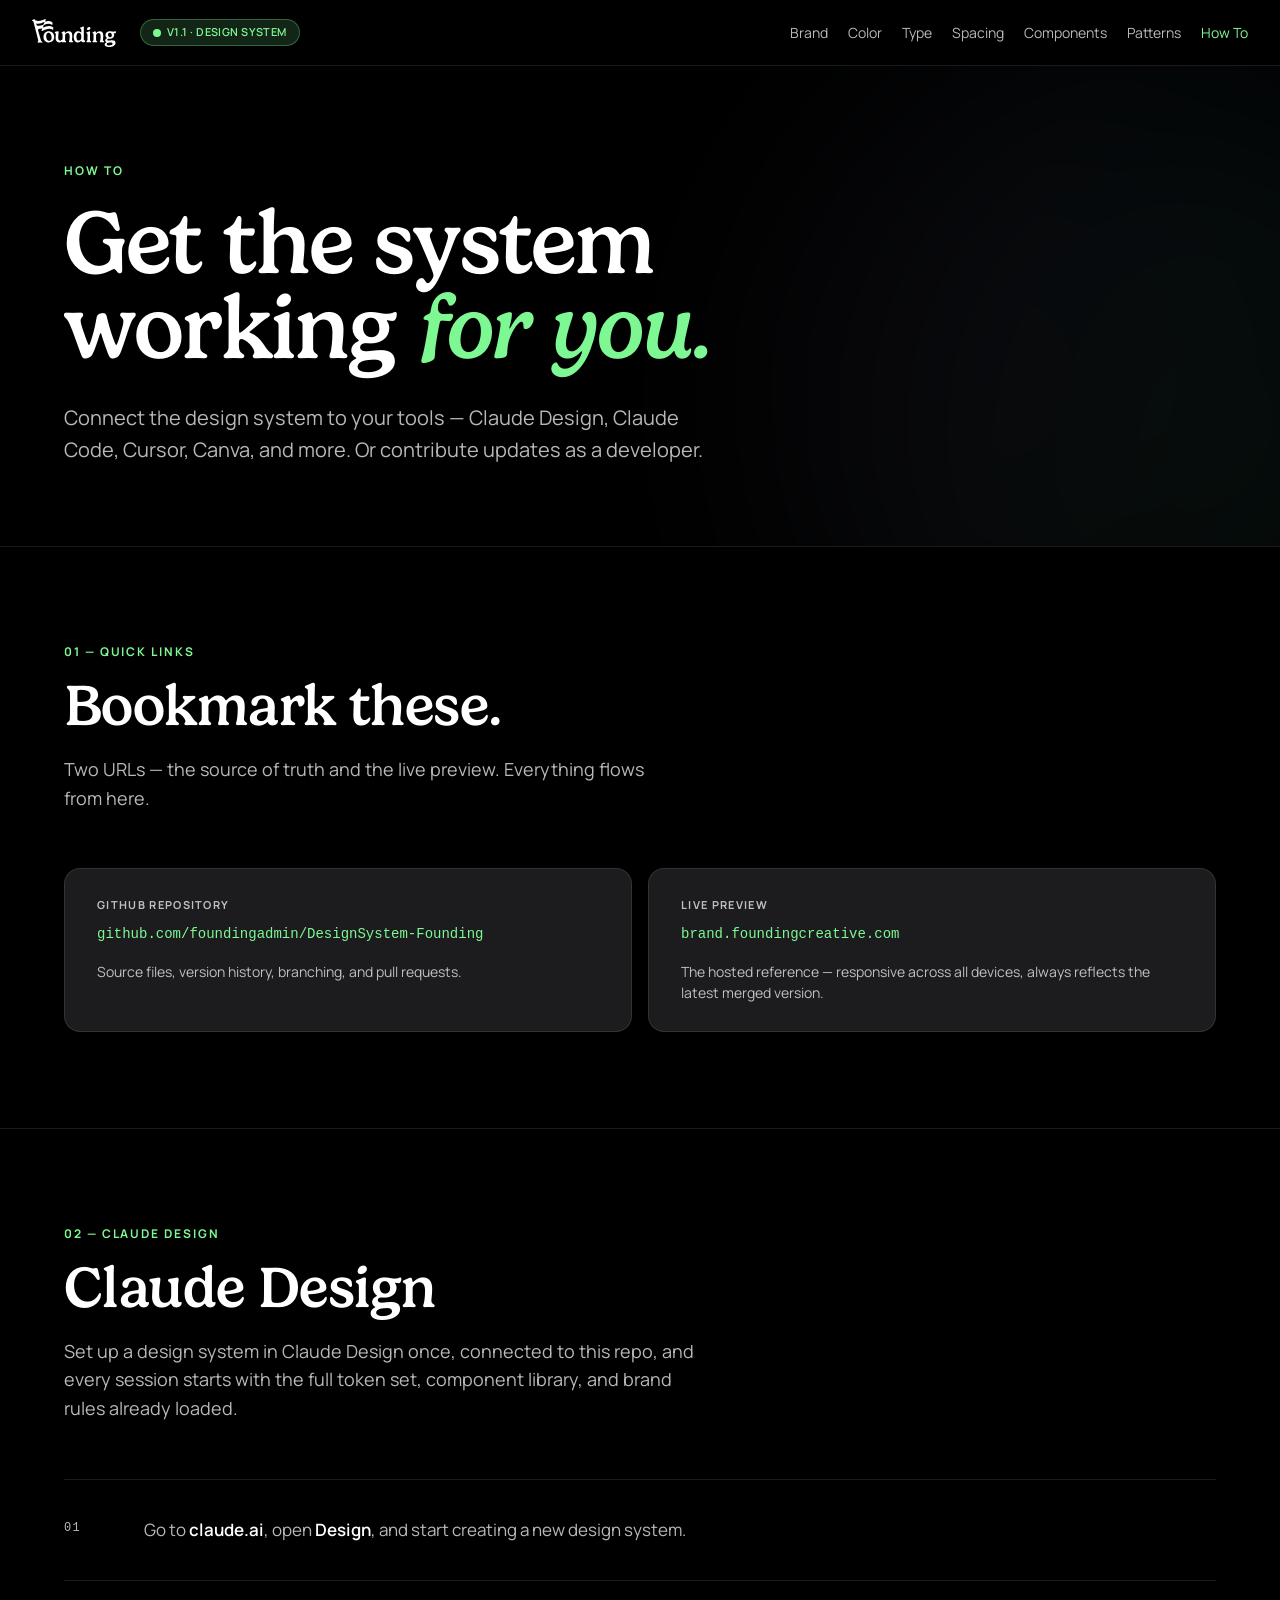
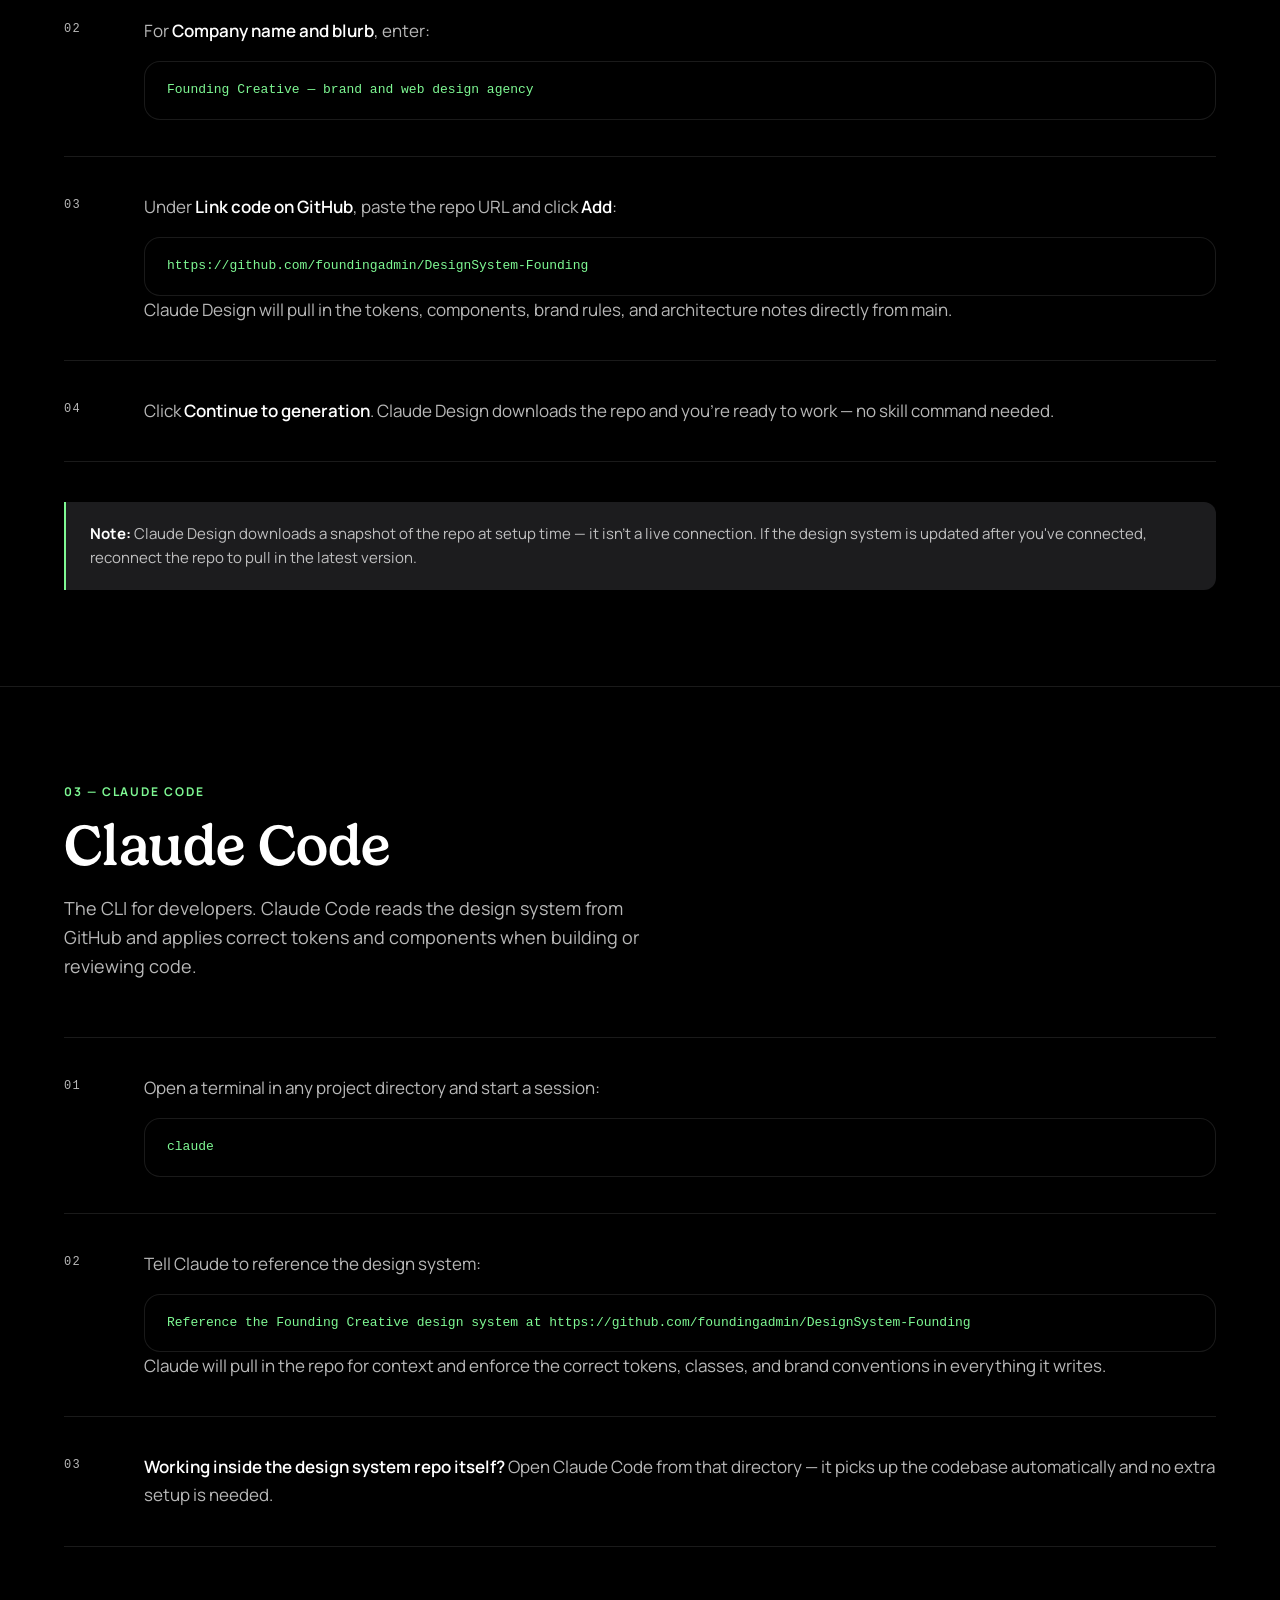
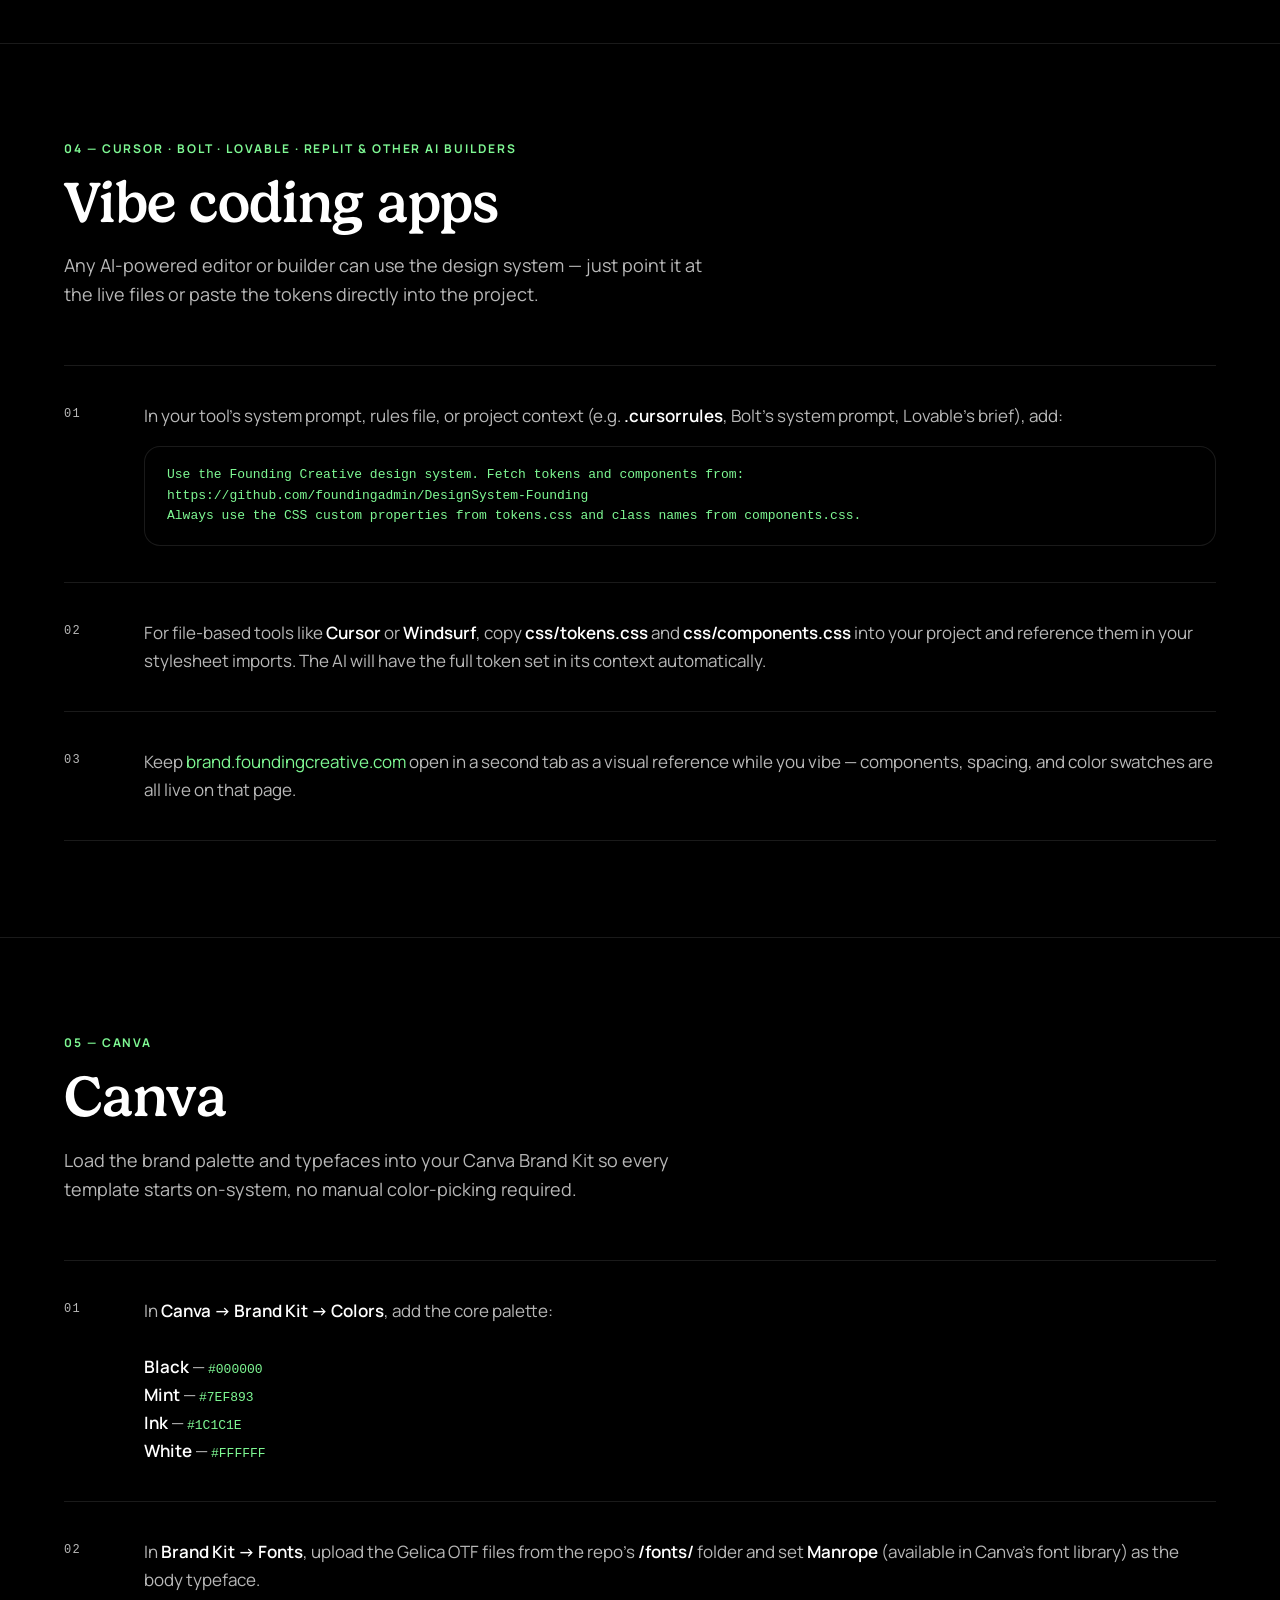
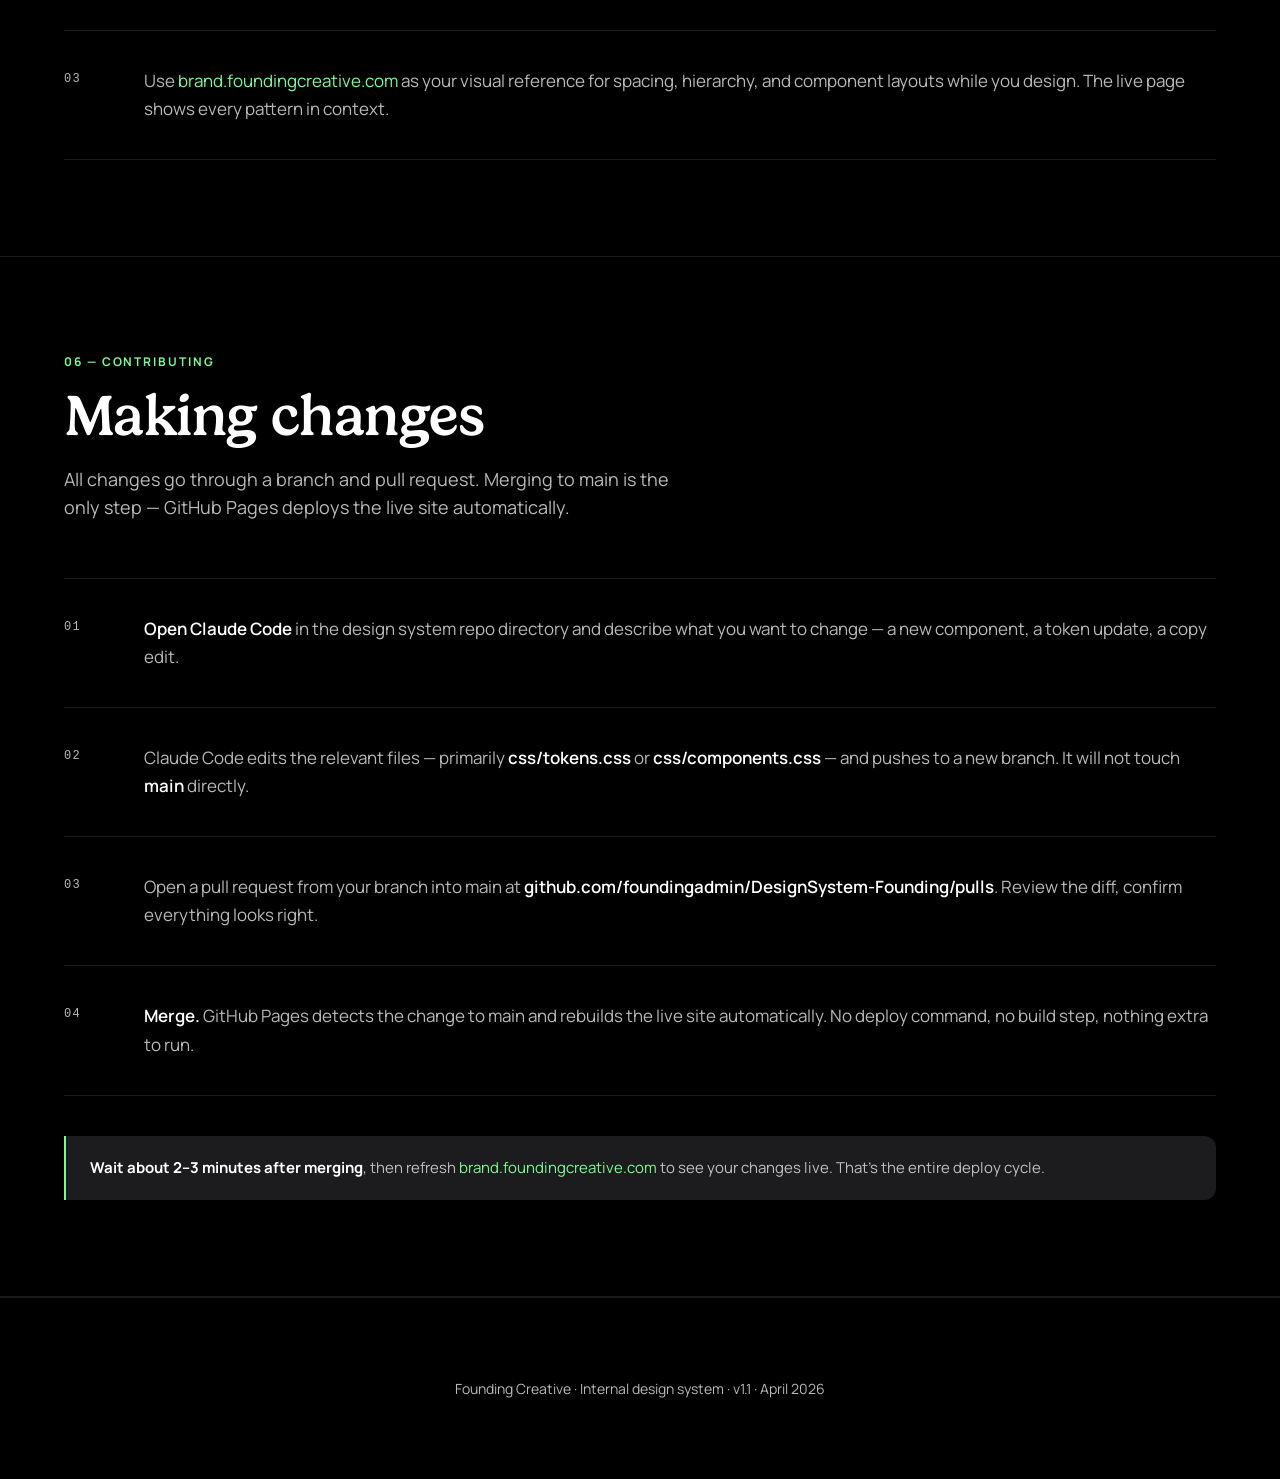
<file: how-to.html>
<!doctype html>
<html lang="en">
<head>
<meta charset="utf-8">
<meta name="viewport" content="width=device-width, initial-scale=1">
<title>How To — Founding Creative Design System</title>
<meta name="description" content="How to connect the Founding Creative design system to Claude.ai, Claude Code, and your development workflow.">
<meta name="robots" content="index, follow">
<link rel="canonical" href="https://brand.foundingcreative.com/how-to.html">

<!-- Favicon & manifest -->
<link rel="icon" type="image/svg+xml" href="favicon.svg">
<link rel="apple-touch-icon" href="favicon.svg">
<link rel="manifest" href="site.webmanifest">
<meta name="theme-color" content="#000000">

<link rel="stylesheet" href="css/tokens.css">
<link rel="stylesheet" href="css/components.css">
<style>
  /* Skip link */
  .skip-link {
    position: absolute; top: -9999px; left: 16px;
    padding: 8px 16px; background: var(--mint); color: var(--n-black);
    font-size: 14px; font-weight: 700; border-radius: 4px;
    text-decoration: none; z-index: 9999;
  }
  .skip-link:focus { top: 16px; }

  body { background: var(--n-black); }

  /* ── Nav ── */
  .ds-nav {
    position: sticky; top: 0; z-index: 50;
    display: flex; gap: 24px; align-items: center;
    padding: 16px 32px;
    background: rgba(0,0,0,0.85);
    backdrop-filter: blur(12px);
    border-bottom: 1px solid var(--white-10);
  }
  .ds-nav__logo-link { display: flex; align-items: center; flex-shrink: 0; }
  .ds-nav__logo { height: 28px; }
  .ds-nav__links {
    display: flex; gap: 20px; font-size: 14px;
    color: var(--text-dim); margin-left: auto;
  }
  .ds-nav__links a { padding: 6px 0; position: relative; }
  .ds-nav__links a:hover { color: var(--mint); }
  .ds-nav__links a[aria-current="page"] { color: var(--mint); }
  .ds-nav__hamburger {
    display: none;
    background: none; border: none; cursor: pointer;
    margin-left: auto; padding: 6px;
    width: 36px; height: 36px;
    flex-direction: column; align-items: center; justify-content: center;
    gap: 5px;
  }
  .ds-nav__hamburger span {
    display: block; width: 20px; height: 1.5px;
    background: var(--white); border-radius: 2px;
    transform-origin: center;
    transition: transform .3s cubic-bezier(.4,0,.2,1), opacity .2s ease;
  }
  .ds-nav__hamburger.is-open span:nth-child(1) { transform: translateY(6.5px) rotate(45deg); }
  .ds-nav__hamburger.is-open span:nth-child(2) { opacity: 0; }
  .ds-nav__hamburger.is-open span:nth-child(3) { transform: translateY(-6.5px) rotate(-45deg); }

  /* ── Mobile nav modal ── */
  .nav-modal {
    position: fixed; inset: 0; z-index: 200;
    pointer-events: none; overflow: hidden;
  }
  .nav-modal.is-open { pointer-events: all; }
  .nav-modal__backdrop {
    position: absolute; inset: 0;
    background: rgba(0,0,0,0.55);
    backdrop-filter: blur(6px);
    -webkit-backdrop-filter: blur(6px);
    opacity: 0;
    transition: opacity .35s ease;
  }
  .nav-modal.is-open .nav-modal__backdrop { opacity: 1; }
  .nav-modal__panel {
    position: absolute; inset: 0;
    background: var(--n-black);
    display: flex; flex-direction: column;
    padding: 0 32px 48px;
    transform: translateX(100%);
    transition: transform .42s cubic-bezier(.4,0,.2,1);
    overflow-y: auto;
    overscroll-behavior: contain;
  }
  .nav-modal.is-open .nav-modal__panel { transform: none; }
  .nav-modal__holo {
    position: absolute; bottom: -120px; right: -120px;
    width: 520px; height: 520px; border-radius: 50%;
    background: conic-gradient(from 40deg, var(--holo-cyan), var(--holo-mint), var(--holo-lavender), var(--holo-cyan));
    filter: blur(90px);
    opacity: 0.07;
    pointer-events: none;
  }
  .nav-modal__header {
    display: flex; align-items: center; justify-content: space-between;
    padding: 20px 0;
    border-bottom: 1px solid var(--white-10);
    flex-shrink: 0;
  }
  .nav-modal__logo { height: 24px; }
  .nav-modal__close {
    background: none; border: 1px solid var(--white-20);
    border-radius: var(--r-full); color: var(--white);
    cursor: pointer; flex-shrink: 0;
    width: 36px; height: 36px;
    display: flex; align-items: center; justify-content: center;
    transition: background .2s ease, border-color .2s ease;
  }
  .nav-modal__close:hover { background: var(--white-10); border-color: var(--white-40); }
  .nav-modal__close svg { display: block; }
  .nav-modal__links { display: flex; flex-direction: column; margin-top: 16px; flex: 1; }
  .nav-modal__link {
    display: flex; align-items: baseline; gap: 14px;
    font-family: var(--font-display); font-weight: 500;
    font-size: clamp(36px, 10vw, 54px);
    line-height: 1.1; letter-spacing: -0.01em;
    color: var(--white);
    padding: 18px 0;
    border-bottom: 1px solid var(--white-10);
    text-decoration: none;
    opacity: 0;
    transform: translateY(20px);
    transition: color .2s ease, opacity .38s ease, transform .38s ease;
  }
  .nav-modal__link:last-child { border-bottom: none; }
  .nav-modal__link::before {
    content: attr(data-num);
    font-family: ui-monospace, SFMono-Regular, monospace;
    font-size: 11px; font-weight: 400;
    color: var(--text-dim); letter-spacing: 0.06em;
    padding-bottom: 4px; flex-shrink: 0;
    transition: color .2s ease;
  }
  .nav-modal__link:hover,
  .nav-modal__link:focus-visible { color: var(--mint); outline: none; }
  .nav-modal__link:hover::before { color: var(--mint); }
  .nav-modal__link[aria-current="page"],
  .nav-modal__link[aria-current="page"]::before { color: var(--mint); }
  .nav-modal.is-open .nav-modal__link              { opacity: 1; transform: none; }
  .nav-modal.is-open .nav-modal__link:nth-child(1) { transition-delay: .08s; }
  .nav-modal.is-open .nav-modal__link:nth-child(2) { transition-delay: .13s; }
  .nav-modal.is-open .nav-modal__link:nth-child(3) { transition-delay: .18s; }
  .nav-modal.is-open .nav-modal__link:nth-child(4) { transition-delay: .23s; }
  .nav-modal.is-open .nav-modal__link:nth-child(5) { transition-delay: .28s; }
  .nav-modal.is-open .nav-modal__link:nth-child(6) { transition-delay: .33s; }
  .nav-modal.is-open .nav-modal__link:nth-child(7) { transition-delay: .38s; }
  .nav-modal__foot { padding-top: 32px; flex-shrink: 0; }

  /* ── Page hero ── */
  .hw-hero {
    padding: 96px 64px 80px;
    border-bottom: 1px solid var(--white-10);
    position: relative; overflow: hidden;
  }
  .hw-hero::before {
    content: '';
    position: absolute; bottom: -200px; right: -200px;
    width: 700px; height: 700px; border-radius: 50%;
    background: conic-gradient(from 40deg, var(--holo-cyan), var(--holo-mint), var(--holo-lavender), var(--holo-cyan));
    filter: blur(130px);
    opacity: 0.05;
    pointer-events: none;
  }
  .hw-hero__label {
    color: var(--mint); font-size: 12px; font-weight: 700;
    letter-spacing: 0.16em; text-transform: uppercase; margin-bottom: 20px;
  }
  .hw-hero__title {
    font-family: var(--font-display); font-weight: 500;
    font-size: clamp(48px, 7vw, 96px); line-height: 0.95;
    letter-spacing: -0.02em; margin: 0 0 32px;
  }
  .hw-hero__title em { font-style: italic; color: var(--mint); }
  .hw-hero__sub {
    font-size: 20px; line-height: 1.6; color: var(--text-dim); max-width: 640px;
  }

  /* ── Shared layout ── */
  .ds-inner { max-width: 1312px; margin: 0 auto; }

  /* ── Content sections ── */
  .how-section { padding: 96px 64px; border-bottom: 1px solid var(--white-10); position: relative; }
  .how-section__label {
    color: var(--mint); font-size: 12px; font-weight: 700;
    letter-spacing: 0.16em; text-transform: uppercase; margin-bottom: 16px;
  }
  .how-section__title {
    font-family: var(--font-display); font-weight: 500;
    font-size: clamp(36px, 4.5vw, 64px); line-height: 1.0;
    letter-spacing: -0.01em; margin: 0 0 20px;
  }
  .how-section__intro {
    font-size: 18px; line-height: 1.6; color: var(--text-dim);
    max-width: 640px; margin: 0 0 56px;
  }

  /* ── Link cards ── */
  .link-cards { display: grid; grid-template-columns: repeat(2, 1fr); gap: 16px; }
  .link-card {
    display: flex; flex-direction: column; gap: 8px;
    padding: 28px 32px;
    background: var(--n-ink);
    border: 1px solid var(--white-10);
    border-radius: var(--r-lg);
    text-decoration: none;
    transition: border-color .2s ease;
  }
  .link-card:hover { border-color: var(--white-20); }
  .link-card__label {
    font-size: 11px; font-weight: 700; letter-spacing: 0.12em;
    text-transform: uppercase; color: var(--text-dim);
  }
  .link-card__url {
    font-family: ui-monospace, SFMono-Regular, monospace;
    font-size: 14px; color: var(--mint); margin-top: 2px;
  }
  .link-card__desc { font-size: 14px; color: var(--text-dim); margin-top: 8px; line-height: 1.5; }

  /* ── Steps ── */
  .step-list { list-style: none; margin: 0; padding: 0; }
  .step {
    display: grid; grid-template-columns: 52px 1fr;
    gap: 28px; align-items: start;
    padding: 36px 0;
    border-top: 1px solid var(--white-10);
  }
  .step:last-child { border-bottom: 1px solid var(--white-10); }
  .step__num {
    font-family: ui-monospace, SFMono-Regular, monospace;
    font-size: 12px; color: var(--text-dim);
    letter-spacing: 0.1em; padding-top: 3px;
  }
  .step__body { font-size: 17px; line-height: 1.65; color: var(--text-dim); }
  .step__body strong { color: var(--white); font-weight: 600; }

  /* ── Code block ── */
  .code-block {
    display: block;
    background: rgba(0,0,0,0.4);
    border: 1px solid var(--white-10);
    border-radius: var(--r-lg);
    padding: 18px 22px;
    font-family: ui-monospace, SFMono-Regular, monospace;
    font-size: 13px; line-height: 1.6;
    color: var(--mint);
    overflow-x: auto;
    margin: 16px 0 0;
    white-space: pre;
  }

  /* ── Callout ── */
  .callout {
    background: var(--n-ink);
    border-left: 2px solid var(--mint);
    border-radius: 0 var(--r-md) var(--r-md) 0;
    padding: 20px 24px;
    font-size: 15px; line-height: 1.6;
    color: var(--text-dim);
    margin: 40px 0 0;
  }
  .callout strong { color: var(--white); }
  .callout a { color: var(--mint); }

  /* ── Footer ── */
  .ds-foot {
    padding: 80px 64px; text-align: center;
    color: var(--text-dim); font-size: 14px;
  }

  /* ── Tablet ── */
  @media (max-width: 768px) {
    .ds-nav { padding: 12px 20px; gap: 12px; }
    .ds-nav__links { display: none; }
    .ds-nav__version { display: none; }
    .ds-nav__hamburger { display: flex; }

    .hw-hero { padding: 60px 24px 48px; }
    .hw-hero__sub { font-size: 17px; }

    .how-section { padding: 60px 24px; }
    .how-section__intro { font-size: 17px; margin-bottom: 40px; }

    .link-cards { grid-template-columns: 1fr; }

    .step { grid-template-columns: 40px 1fr; gap: 16px; padding: 28px 0; }
    .step__body { font-size: 16px; }
  }

  /* ── Mobile ── */
  @media (max-width: 480px) {
    .ds-nav { padding: 10px 16px; }
    .hw-hero { padding: 48px 16px 36px; }
    .how-section { padding: 48px 16px; }
    .how-section__intro { font-size: 16px; margin-bottom: 32px; }
    .step { grid-template-columns: 36px 1fr; gap: 12px; padding: 24px 0; }
    .step__body { font-size: 15px; }
    .ds-foot { padding: 48px 16px; }
  }
</style>
</head>
<body>

<a href="#main-content" class="skip-link">Skip to content</a>

<!-- ══════════ Top nav ══════════ -->
<nav class="ds-nav" aria-label="Primary">
  <a href="index.html" class="ds-nav__logo-link">
    <img class="ds-nav__logo" src="assets/logos/wordmark-white.svg" alt="Founding Creative">
  </a>
  <span class="ds-nav__version chip chip--mint chip--dot" style="font-size:11px;">v1.1 · Design System</span>
  <div class="ds-nav__links">
    <a href="index.html#brand">Brand</a>
    <a href="index.html#color">Color</a>
    <a href="index.html#type">Type</a>
    <a href="index.html#spacing">Spacing</a>
    <a href="index.html#components">Components</a>
    <a href="index.html#patterns">Patterns</a>
    <a href="how-to.html" aria-current="page">How To</a>
  </div>
  <button class="ds-nav__hamburger" id="nav-toggle" aria-label="Open navigation" aria-expanded="false">
    <span></span><span></span><span></span>
  </button>
</nav>

<!-- Mobile navigation modal -->
<div class="nav-modal" id="nav-modal" role="dialog" aria-modal="true" aria-label="Site navigation">
  <div class="nav-modal__backdrop" id="nav-backdrop"></div>
  <div class="nav-modal__panel">
    <div class="nav-modal__holo"></div>
    <div class="nav-modal__header">
      <img src="assets/logos/wordmark-white.svg" alt="Founding Creative" class="nav-modal__logo">
      <button class="nav-modal__close" id="nav-close" aria-label="Close navigation">
        <svg viewBox="0 0 24 24" width="18" height="18" fill="none" stroke="currentColor" stroke-width="2" stroke-linecap="round"><line x1="18" y1="6" x2="6" y2="18"/><line x1="6" y1="6" x2="18" y2="18"/></svg>
      </button>
    </div>
    <nav class="nav-modal__links">
      <a href="index.html#brand"      class="nav-modal__link" data-num="01">Brand</a>
      <a href="index.html#color"      class="nav-modal__link" data-num="02">Color</a>
      <a href="index.html#type"       class="nav-modal__link" data-num="03">Type</a>
      <a href="index.html#spacing"    class="nav-modal__link" data-num="04">Spacing</a>
      <a href="index.html#components" class="nav-modal__link" data-num="05">Components</a>
      <a href="index.html#patterns"   class="nav-modal__link" data-num="06">Patterns</a>
      <a href="how-to.html"           class="nav-modal__link" data-num="07" aria-current="page">How To</a>
    </nav>
    <div class="nav-modal__foot">
      <span class="chip chip--mint chip--dot" style="font-size:11px;">v1.1 · Design System</span>
    </div>
  </div>
</div>

<!-- ══════════ Hero ══════════ -->
<section class="hw-hero" id="main-content">
  <div class="ds-inner">
    <div class="hw-hero__label">How To</div>
    <h1 class="hw-hero__title">Get the system<br>working <em>for you.</em></h1>
    <p class="hw-hero__sub">Connect the design system to your tools — Claude Design, Claude Code, Cursor, Canva, and more. Or contribute updates as a developer.</p>
  </div>
</section>

<!-- ══════════ 01 — Quick links ══════════ -->
<section class="how-section" id="links">
  <div class="ds-inner">
    <div class="how-section__label">01 — Quick links</div>
    <h2 class="how-section__title">Bookmark these.</h2>
    <p class="how-section__intro">Two URLs — the source of truth and the live preview. Everything flows from here.</p>
    <div class="link-cards">
      <a href="https://github.com/foundingadmin/DesignSystem-Founding" class="link-card" target="_blank" rel="noopener">
        <span class="link-card__label">GitHub Repository</span>
        <span class="link-card__url">github.com/foundingadmin/DesignSystem-Founding</span>
        <span class="link-card__desc">Source files, version history, branching, and pull requests.</span>
      </a>
      <a href="https://brand.foundingcreative.com" class="link-card" target="_blank" rel="noopener">
        <span class="link-card__label">Live Preview</span>
        <span class="link-card__url">brand.foundingcreative.com</span>
        <span class="link-card__desc">The hosted reference — responsive across all devices, always reflects the latest merged version.</span>
      </a>
    </div>
  </div>
</section>

<!-- ══════════ 02 — Claude Design ══════════ -->
<section class="how-section" id="claude-design">
  <div class="ds-inner">
    <div class="how-section__label">02 — Claude Design</div>
    <h2 class="how-section__title">Claude Design</h2>
    <p class="how-section__intro">Set up a design system in Claude Design once, connected to this repo, and every session starts with the full token set, component library, and brand rules already loaded.</p>
    <ol class="step-list">
      <li class="step">
        <span class="step__num">01</span>
        <div class="step__body">Go to <strong>claude.ai</strong>, open <strong>Design</strong>, and start creating a new design system.</div>
      </li>
      <li class="step">
        <span class="step__num">02</span>
        <div class="step__body">For <strong>Company name and blurb</strong>, enter:<code class="code-block">Founding Creative — brand and web design agency</code></div>
      </li>
      <li class="step">
        <span class="step__num">03</span>
        <div class="step__body">Under <strong>Link code on GitHub</strong>, paste the repo URL and click <strong>Add</strong>:<code class="code-block">https://github.com/foundingadmin/DesignSystem-Founding</code>Claude Design will pull in the tokens, components, brand rules, and architecture notes directly from main.</div>
      </li>
      <li class="step">
        <span class="step__num">04</span>
        <div class="step__body">Click <strong>Continue to generation</strong>. Claude Design downloads the repo and you're ready to work — no skill command needed.</div>
      </li>
    </ol>
    <div class="callout">
      <strong>Note:</strong> Claude Design downloads a snapshot of the repo at setup time — it isn't a live connection. If the design system is updated after you've connected, reconnect the repo to pull in the latest version.
    </div>
  </div>
</section>

<!-- ══════════ 03 — Claude Code ══════════ -->
<section class="how-section" id="claude-code">
  <div class="ds-inner">
    <div class="how-section__label">03 — Claude Code</div>
    <h2 class="how-section__title">Claude Code</h2>
    <p class="how-section__intro">The CLI for developers. Claude Code reads the design system from GitHub and applies correct tokens and components when building or reviewing code.</p>
    <ol class="step-list">
      <li class="step">
        <span class="step__num">01</span>
        <div class="step__body">Open a terminal in any project directory and start a session:
          <code class="code-block">claude</code>
        </div>
      </li>
      <li class="step">
        <span class="step__num">02</span>
        <div class="step__body">Tell Claude to reference the design system:
          <code class="code-block">Reference the Founding Creative design system at https://github.com/foundingadmin/DesignSystem-Founding</code>
          Claude will pull in the repo for context and enforce the correct tokens, classes, and brand conventions in everything it writes.
        </div>
      </li>
      <li class="step">
        <span class="step__num">03</span>
        <div class="step__body"><strong>Working inside the design system repo itself?</strong> Open Claude Code from that directory — it picks up the codebase automatically and no extra setup is needed.</div>
      </li>
    </ol>
  </div>
</section>

<!-- ══════════ 04 — Cursor, Bolt & vibe coding ══════════ -->
<section class="how-section" id="vibe-coding">
  <div class="ds-inner">
    <div class="how-section__label">04 — Cursor · Bolt · Lovable · Replit & other AI builders</div>
    <h2 class="how-section__title">Vibe coding apps</h2>
    <p class="how-section__intro">Any AI-powered editor or builder can use the design system — just point it at the live files or paste the tokens directly into the project.</p>
    <ol class="step-list">
      <li class="step">
        <span class="step__num">01</span>
        <div class="step__body">In your tool's system prompt, rules file, or project context (e.g. <strong>.cursorrules</strong>, Bolt's system prompt, Lovable's brief), add:
          <code class="code-block">Use the Founding Creative design system. Fetch tokens and components from:
https://github.com/foundingadmin/DesignSystem-Founding
Always use the CSS custom properties from tokens.css and class names from components.css.</code>
        </div>
      </li>
      <li class="step">
        <span class="step__num">02</span>
        <div class="step__body">For file-based tools like <strong>Cursor</strong> or <strong>Windsurf</strong>, copy <strong>css/tokens.css</strong> and <strong>css/components.css</strong> into your project and reference them in your stylesheet imports. The AI will have the full token set in its context automatically.</div>
      </li>
      <li class="step">
        <span class="step__num">03</span>
        <div class="step__body">Keep <a href="https://brand.foundingcreative.com" style="color: var(--mint);">brand.foundingcreative.com</a> open in a second tab as a visual reference while you vibe — components, spacing, and color swatches are all live on that page.</div>
      </li>
    </ol>
  </div>
</section>

<!-- ══════════ 05 — Canva ══════════ -->
<section class="how-section" id="canva">
  <div class="ds-inner">
    <div class="how-section__label">05 — Canva</div>
    <h2 class="how-section__title">Canva</h2>
    <p class="how-section__intro">Load the brand palette and typefaces into your Canva Brand Kit so every template starts on-system, no manual color-picking required.</p>
    <ol class="step-list">
      <li class="step">
        <span class="step__num">01</span>
        <div class="step__body">In <strong>Canva → Brand Kit → Colors</strong>, add the core palette:<br><br>
          <strong>Black</strong> — <code style="font-family: ui-monospace, SFMono-Regular, monospace; font-size: 13px; color: var(--mint);">#000000</code><br>
          <strong>Mint</strong> — <code style="font-family: ui-monospace, SFMono-Regular, monospace; font-size: 13px; color: var(--mint);">#7EF893</code><br>
          <strong>Ink</strong> — <code style="font-family: ui-monospace, SFMono-Regular, monospace; font-size: 13px; color: var(--mint);">#1C1C1E</code><br>
          <strong>White</strong> — <code style="font-family: ui-monospace, SFMono-Regular, monospace; font-size: 13px; color: var(--mint);">#FFFFFF</code>
        </div>
      </li>
      <li class="step">
        <span class="step__num">02</span>
        <div class="step__body">In <strong>Brand Kit → Fonts</strong>, upload the Gelica OTF files from the repo's <strong>/fonts/</strong> folder and set <strong>Manrope</strong> (available in Canva's font library) as the body typeface.</div>
      </li>
      <li class="step">
        <span class="step__num">03</span>
        <div class="step__body">Use <a href="https://brand.foundingcreative.com" style="color: var(--mint);">brand.foundingcreative.com</a> as your visual reference for spacing, hierarchy, and component layouts while you design. The live page shows every pattern in context.</div>
      </li>
    </ol>
  </div>
</section>

<!-- ══════════ 06 — Dev workflow ══════════ -->
<section class="how-section" id="dev-workflow">
  <div class="ds-inner">
    <div class="how-section__label">06 — Contributing</div>
    <h2 class="how-section__title">Making changes</h2>
    <p class="how-section__intro">All changes go through a branch and pull request. Merging to main is the only step — GitHub Pages deploys the live site automatically.</p>
    <ol class="step-list">
      <li class="step">
        <span class="step__num">01</span>
        <div class="step__body"><strong>Open Claude Code</strong> in the design system repo directory and describe what you want to change — a new component, a token update, a copy edit.</div>
      </li>
      <li class="step">
        <span class="step__num">02</span>
        <div class="step__body">Claude Code edits the relevant files — primarily <strong>css/tokens.css</strong> or <strong>css/components.css</strong> — and pushes to a new branch. It will not touch <strong>main</strong> directly.</div>
      </li>
      <li class="step">
        <span class="step__num">03</span>
        <div class="step__body">Open a pull request from your branch into main at <strong>github.com/foundingadmin/DesignSystem-Founding/pulls</strong>. Review the diff, confirm everything looks right.</div>
      </li>
      <li class="step">
        <span class="step__num">04</span>
        <div class="step__body"><strong>Merge.</strong> GitHub Pages detects the change to main and rebuilds the live site automatically. No deploy command, no build step, nothing extra to run.</div>
      </li>
    </ol>
    <div class="callout">
      <strong>Wait about 2–3 minutes after merging</strong>, then refresh <a href="https://brand.foundingcreative.com">brand.foundingcreative.com</a> to see your changes live. That's the entire deploy cycle.
    </div>
  </div>
</section>

<div class="ds-foot">
  Founding Creative · Internal design system · v1.1 · April 2026
</div>

<script>
(function () {
  const toggle   = document.getElementById('nav-toggle');
  const modal    = document.getElementById('nav-modal');
  const closeBtn = document.getElementById('nav-close');
  const backdrop = document.getElementById('nav-backdrop');

  function openMenu() {
    modal.classList.add('is-open');
    toggle.classList.add('is-open');
    toggle.setAttribute('aria-expanded', 'true');
    document.body.style.overflow = 'hidden';
  }

  function closeMenu() {
    modal.classList.remove('is-open');
    toggle.classList.remove('is-open');
    toggle.setAttribute('aria-expanded', 'false');
    document.body.style.overflow = '';
  }

  toggle.addEventListener('click', () =>
    modal.classList.contains('is-open') ? closeMenu() : openMenu()
  );
  closeBtn.addEventListener('click', closeMenu);
  backdrop.addEventListener('click', closeMenu);
  modal.querySelectorAll('.nav-modal__link').forEach(a =>
    a.addEventListener('click', closeMenu)
  );
  document.addEventListener('keydown', e => {
    if (e.key === 'Escape') closeMenu();
  });
})();
</script>
</body>
</html>
</file>
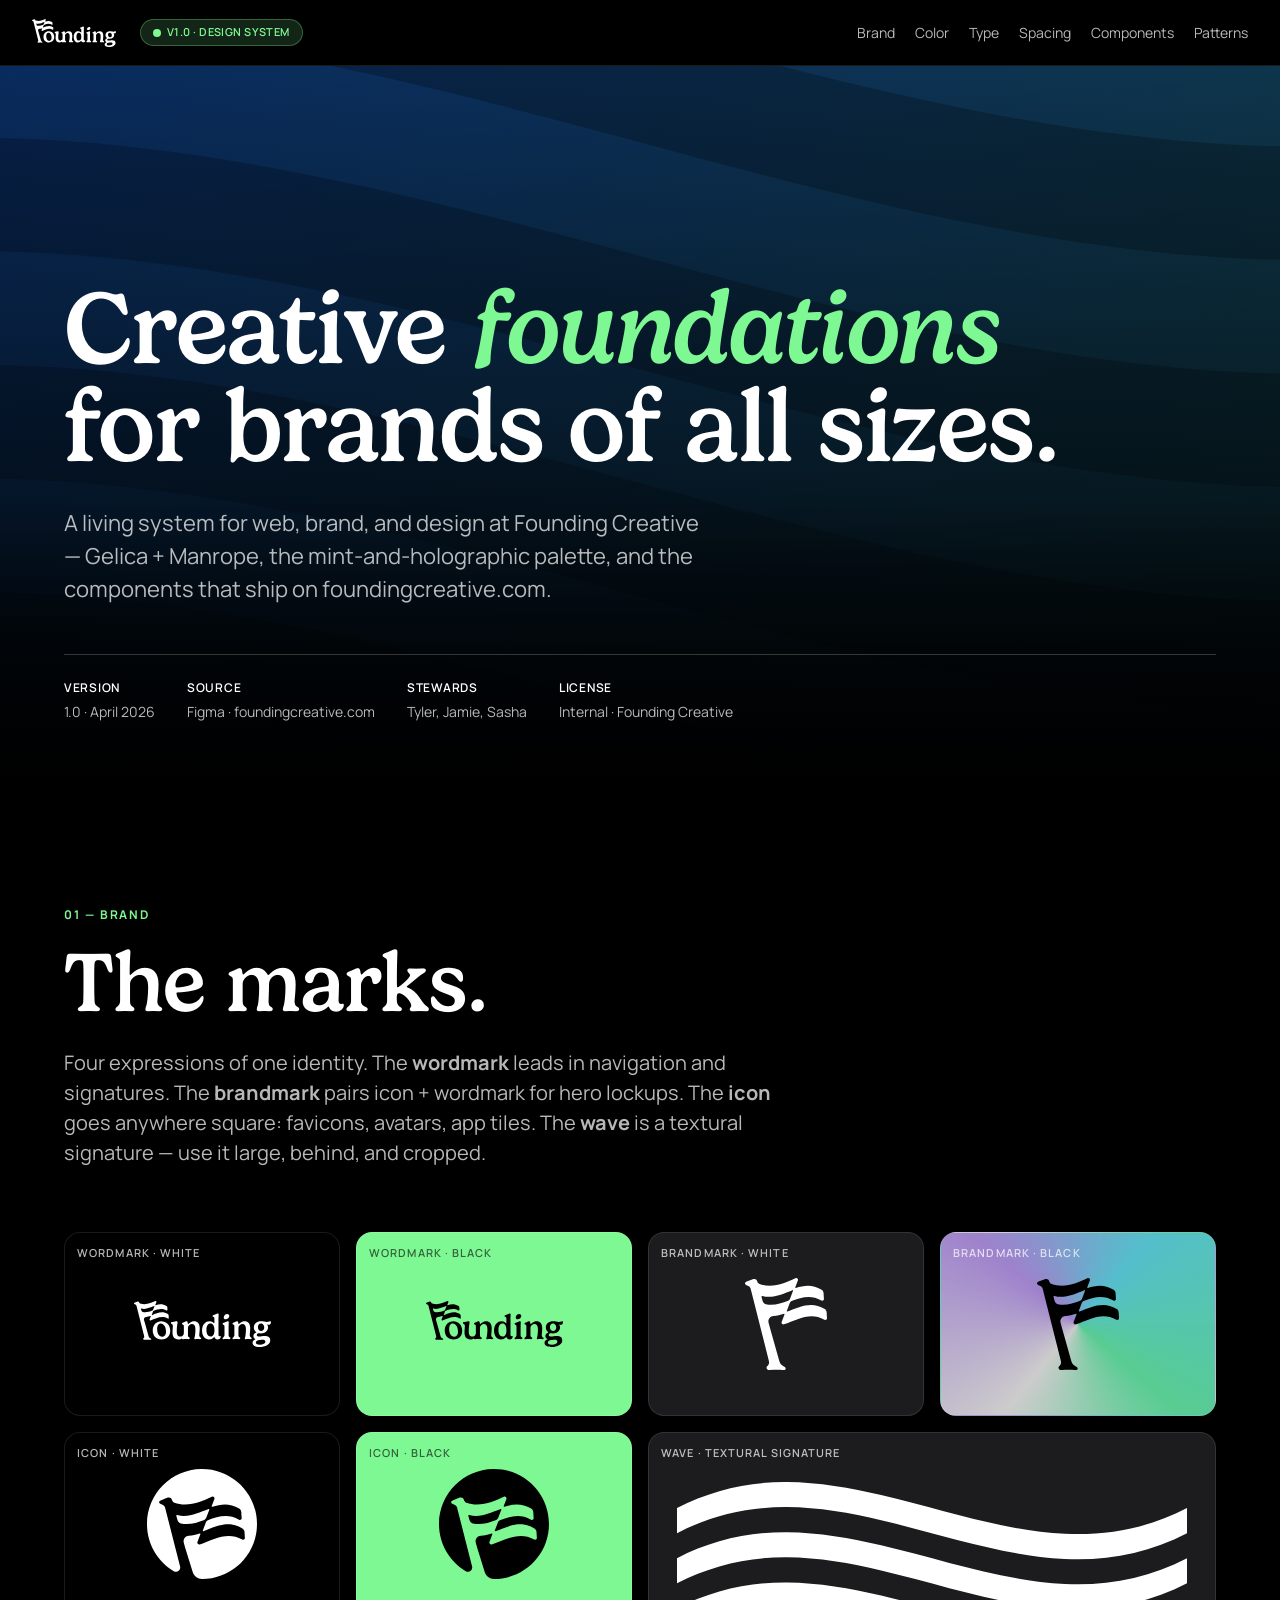
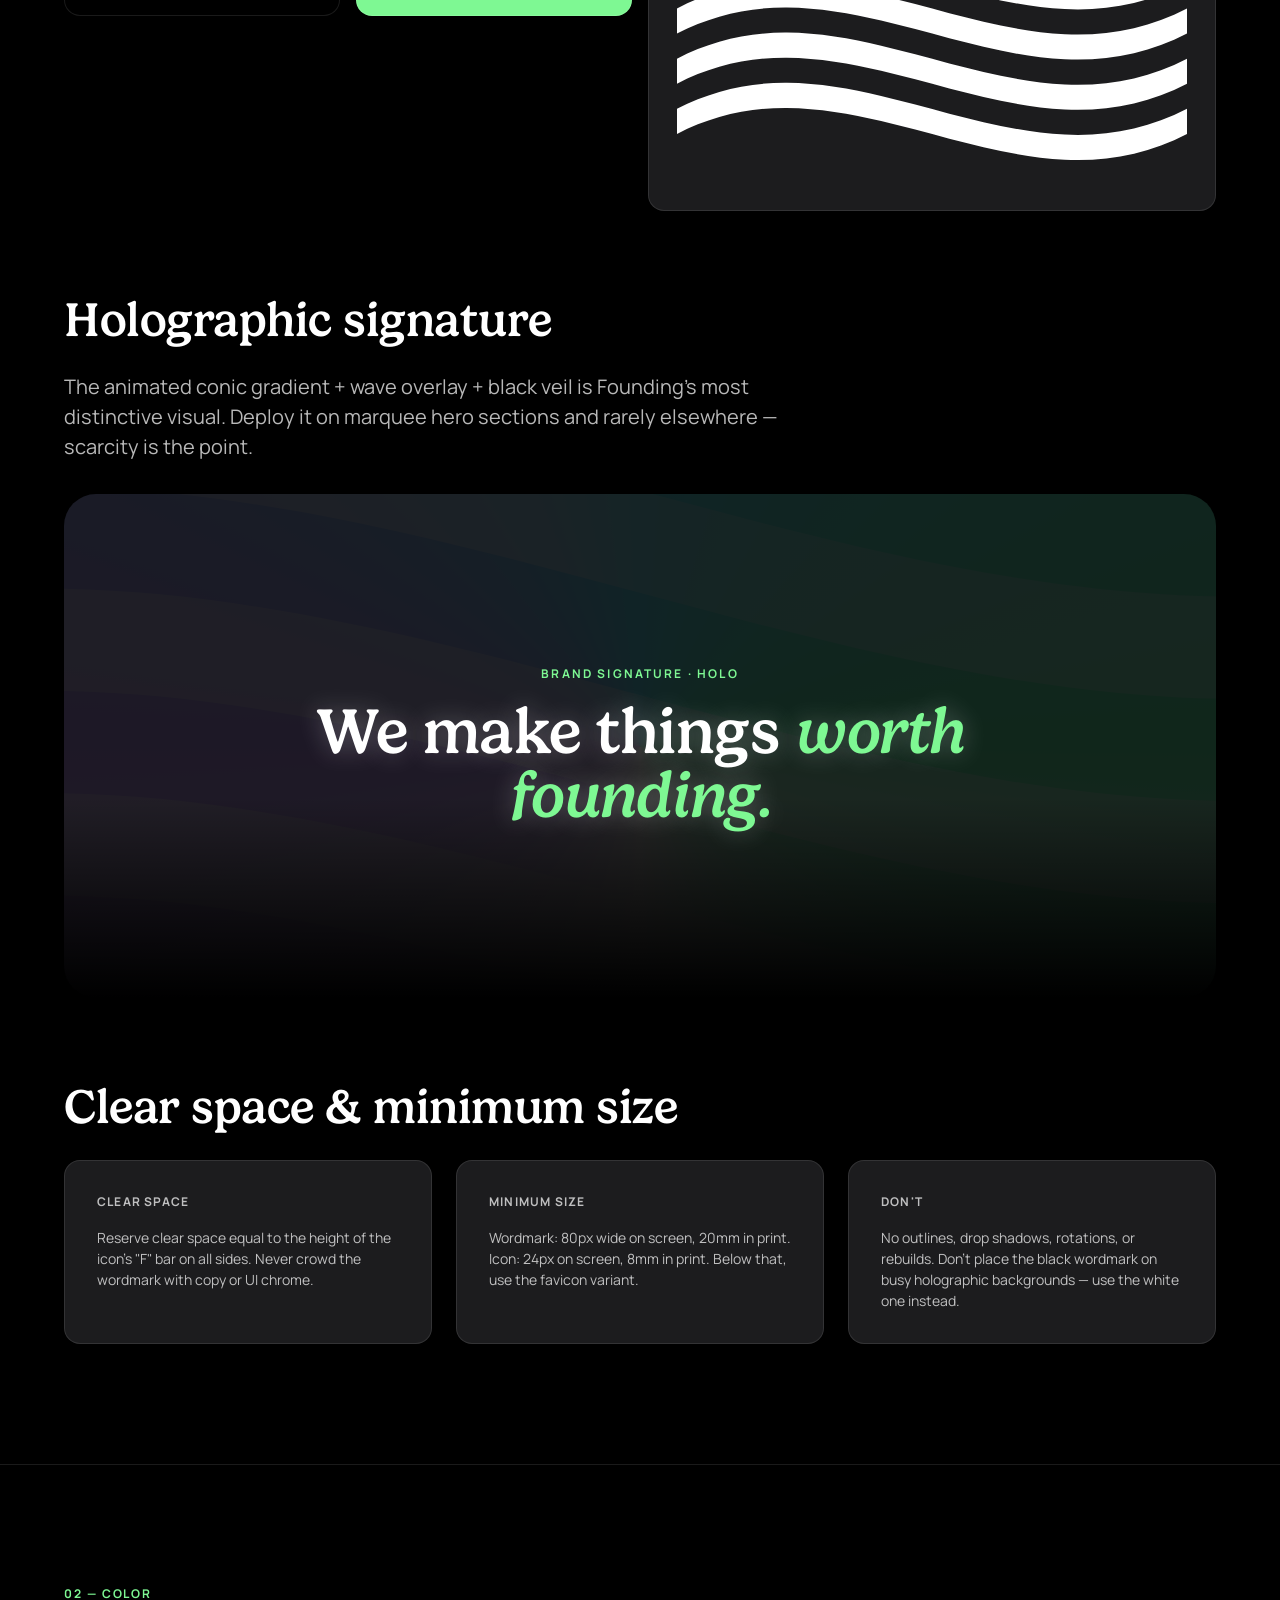
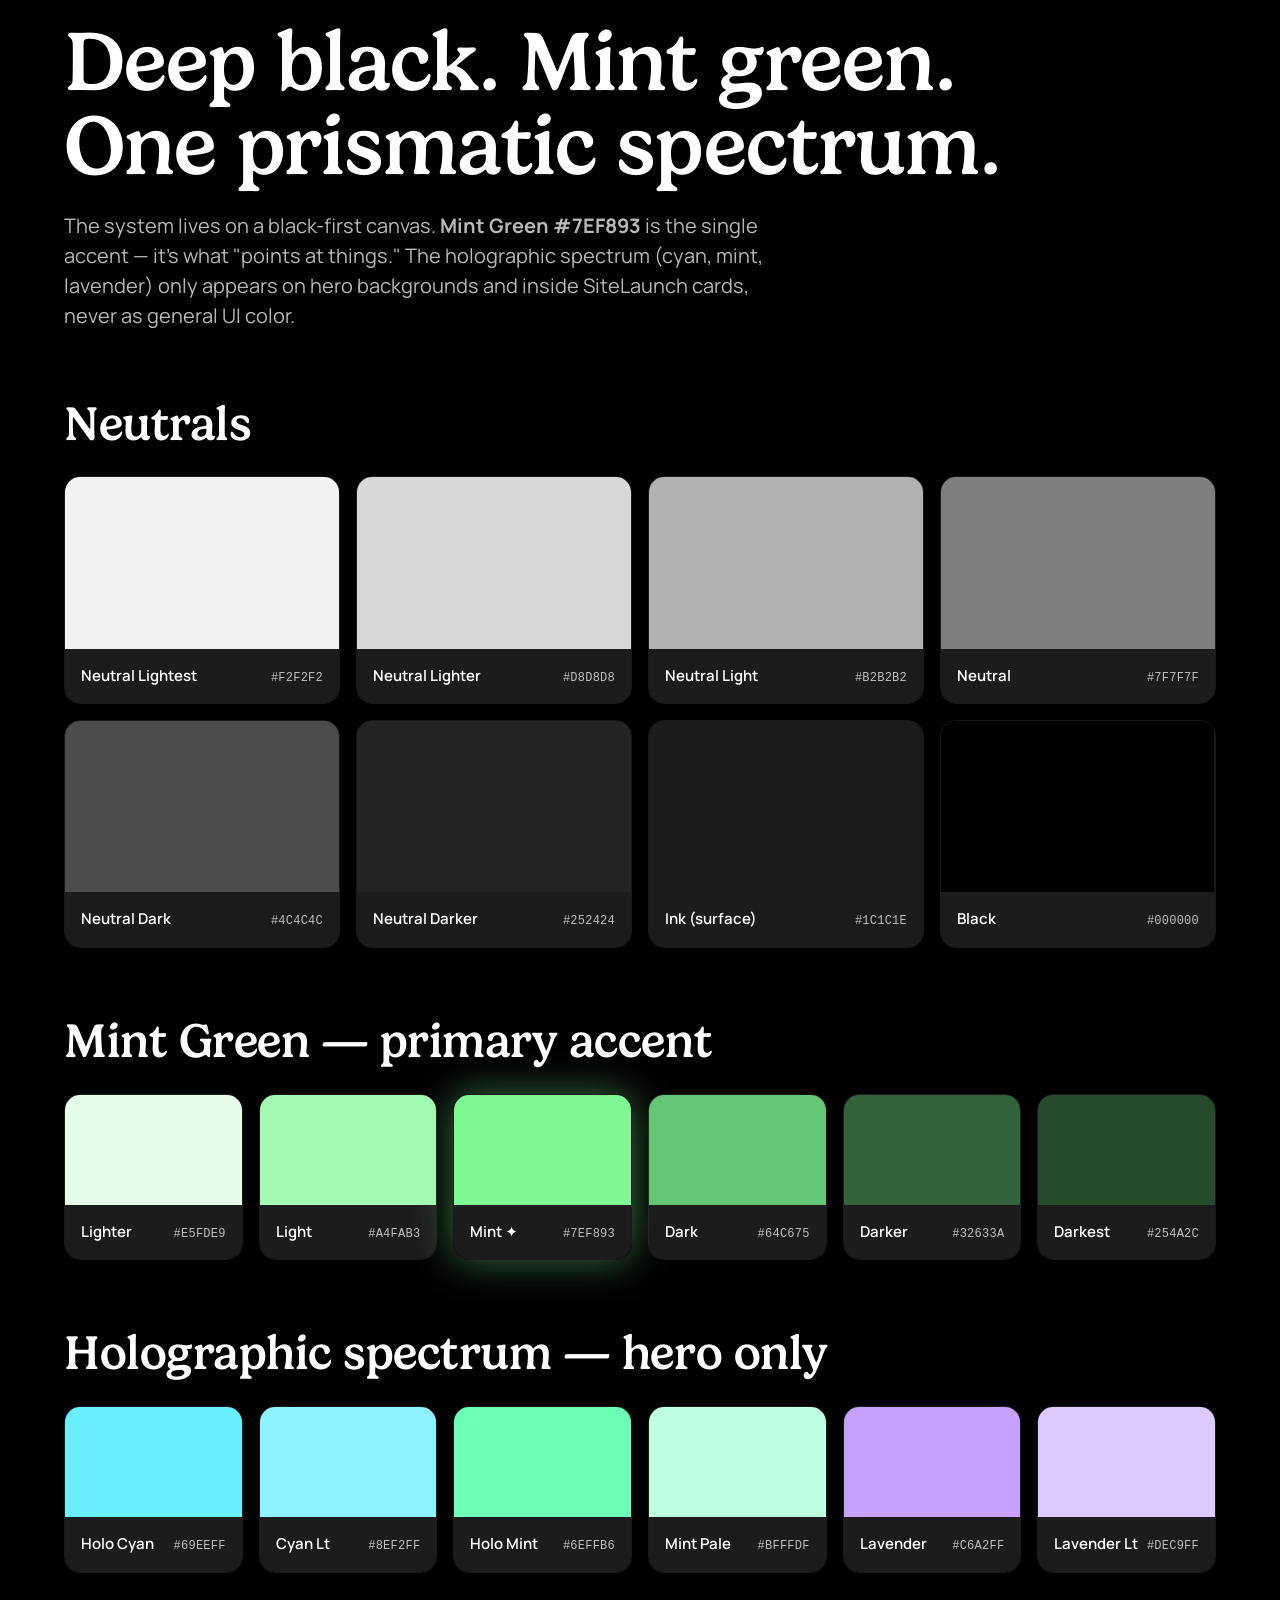
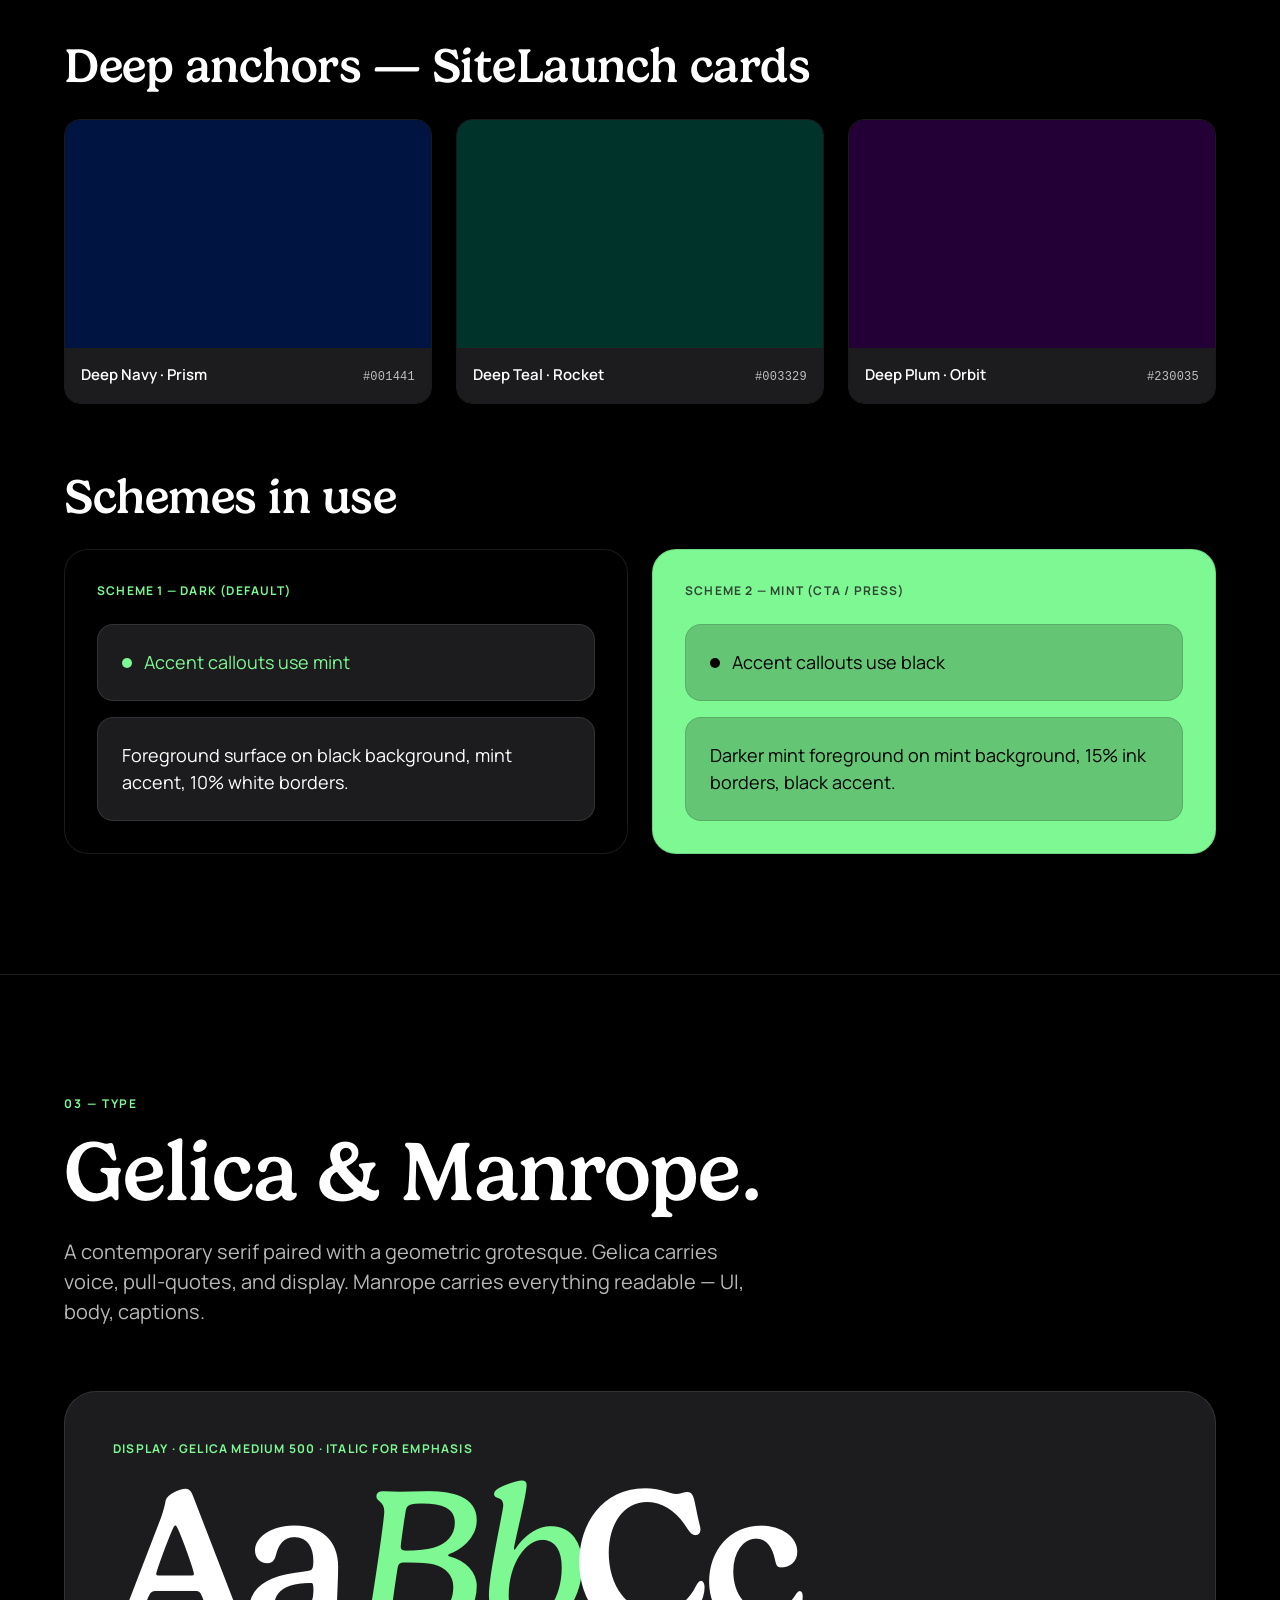
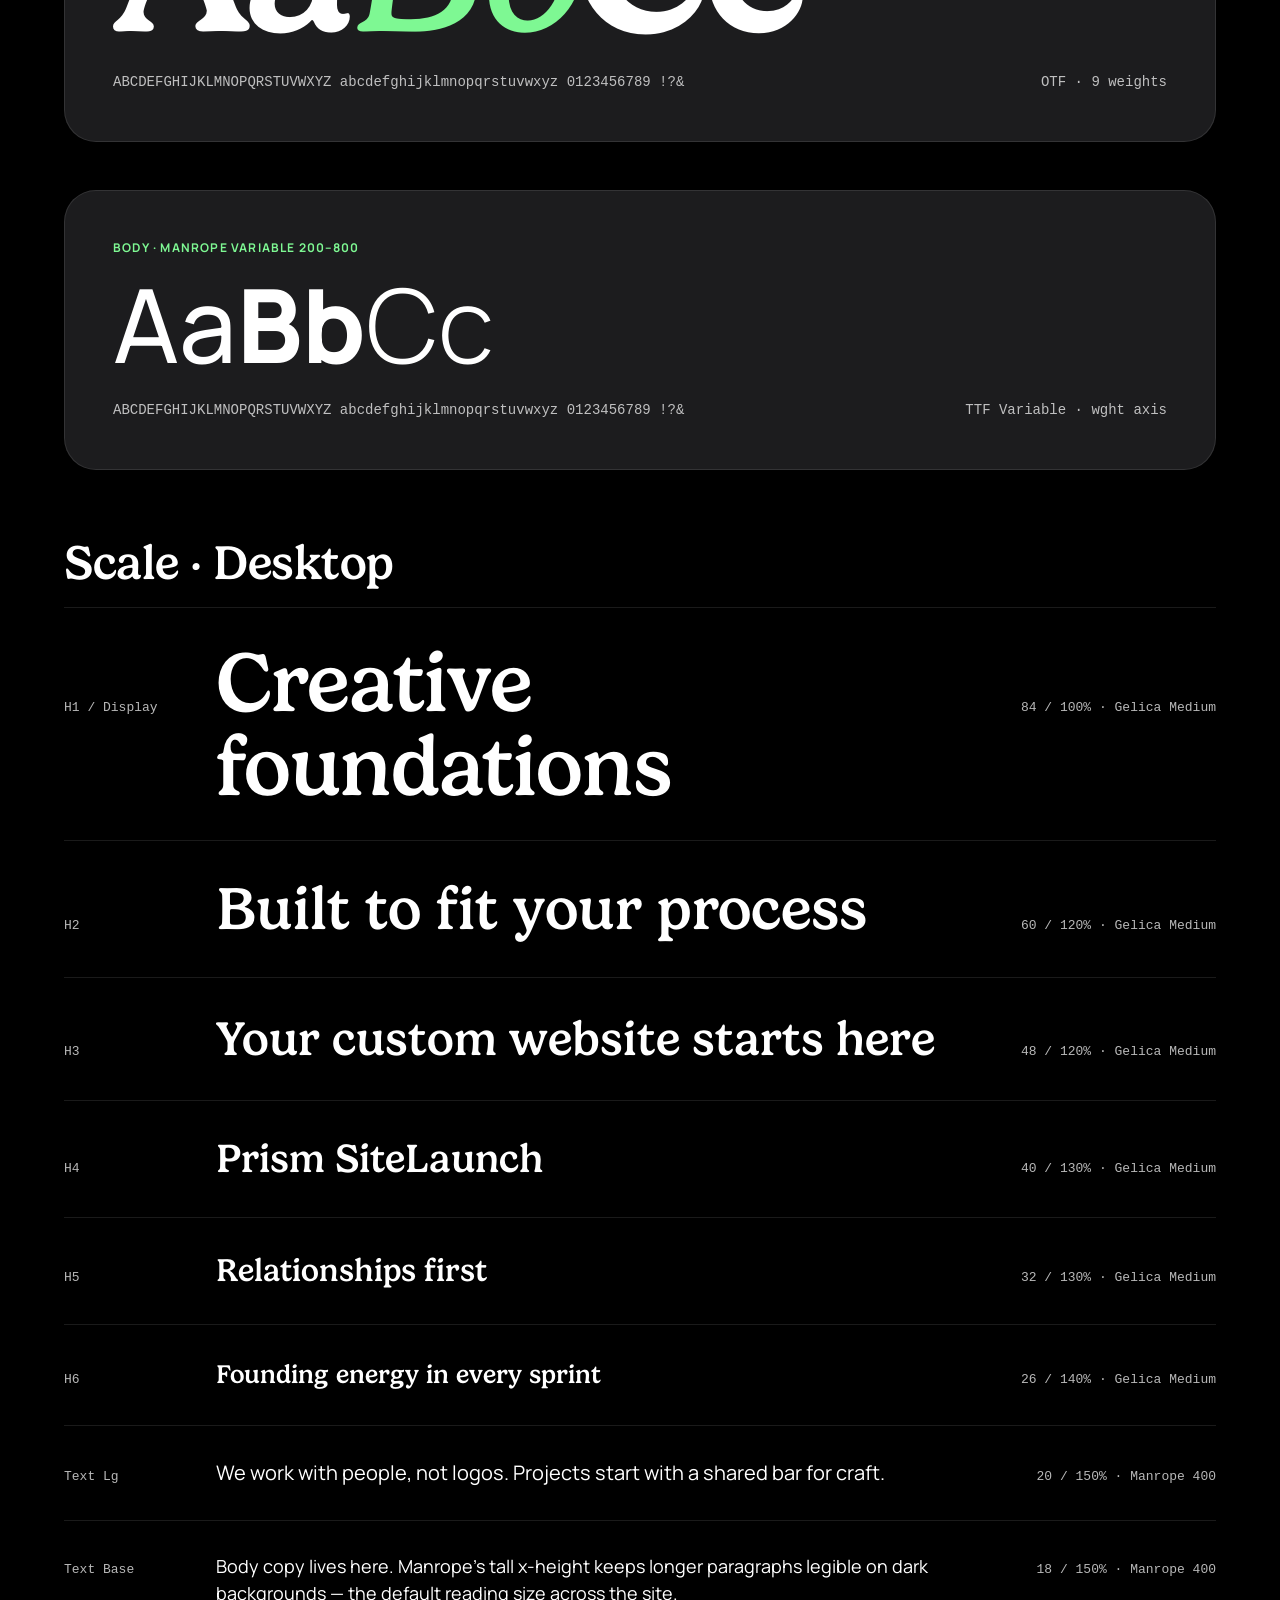
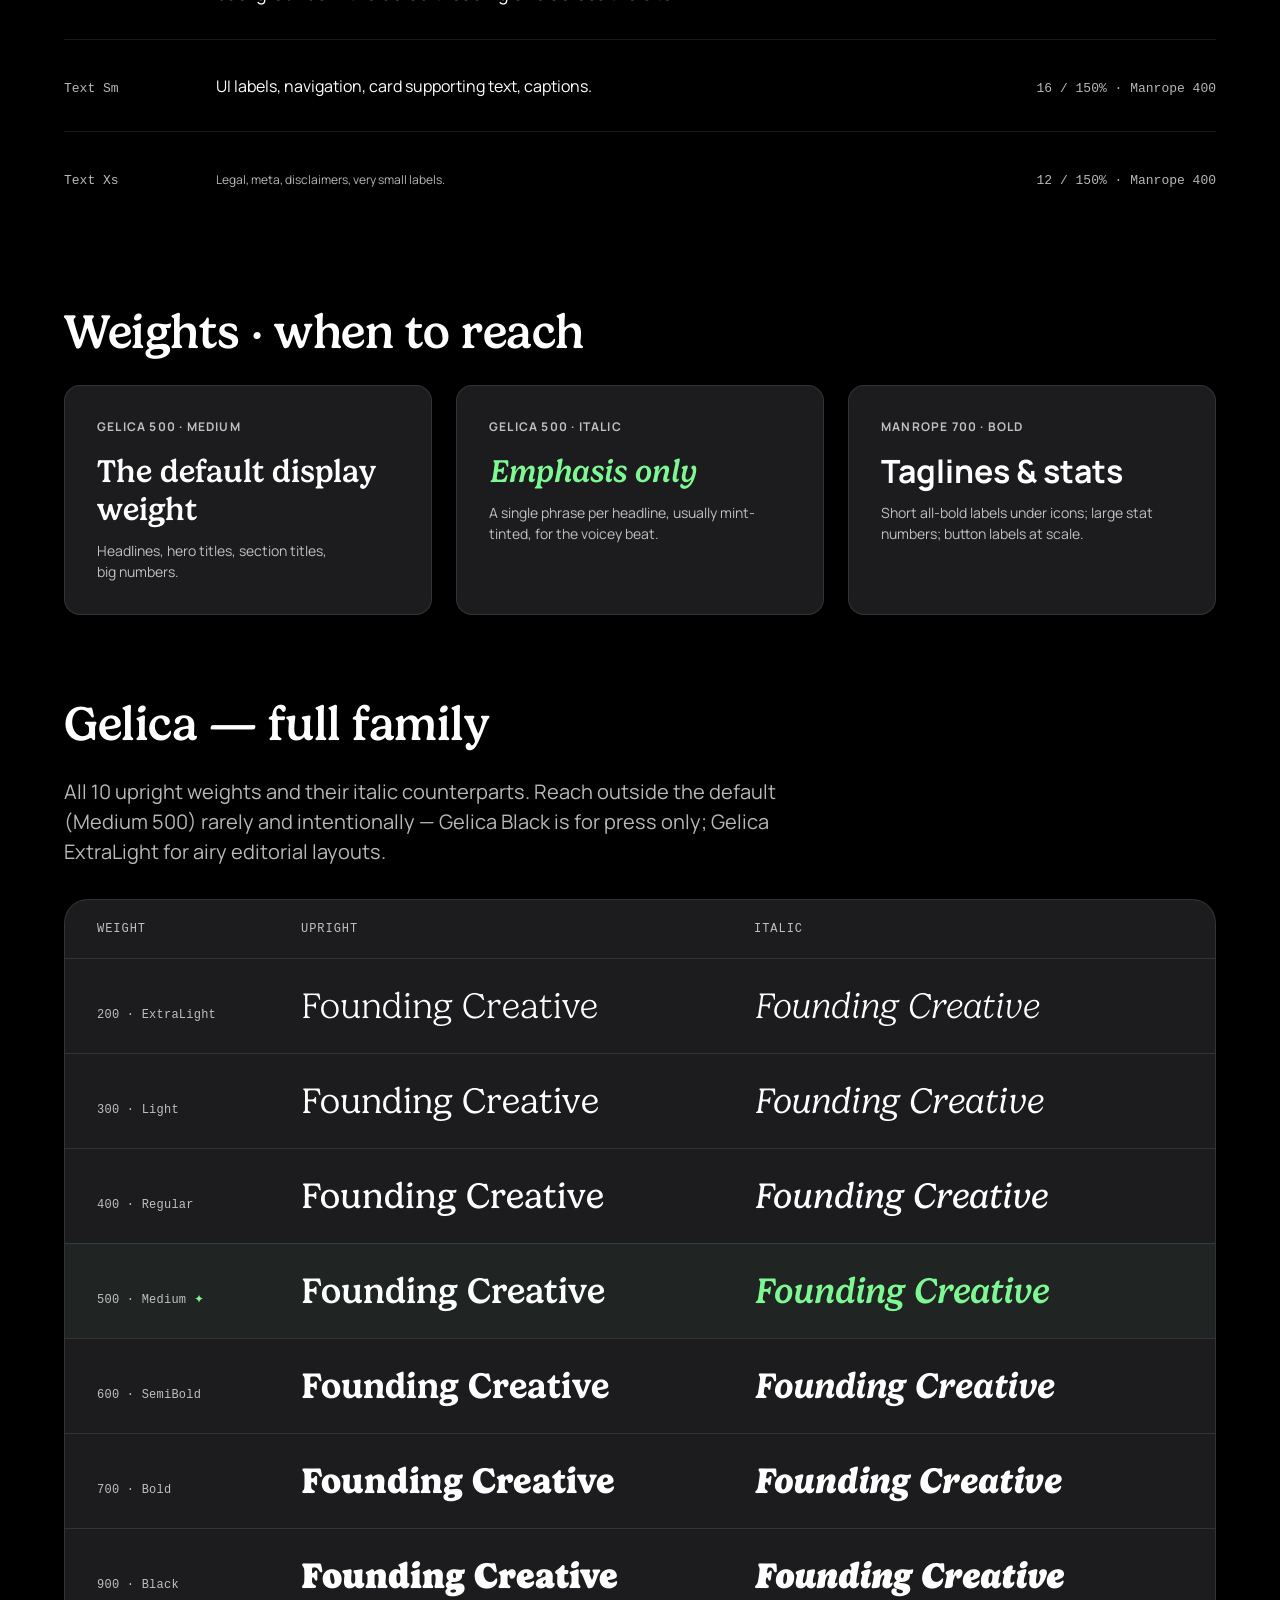
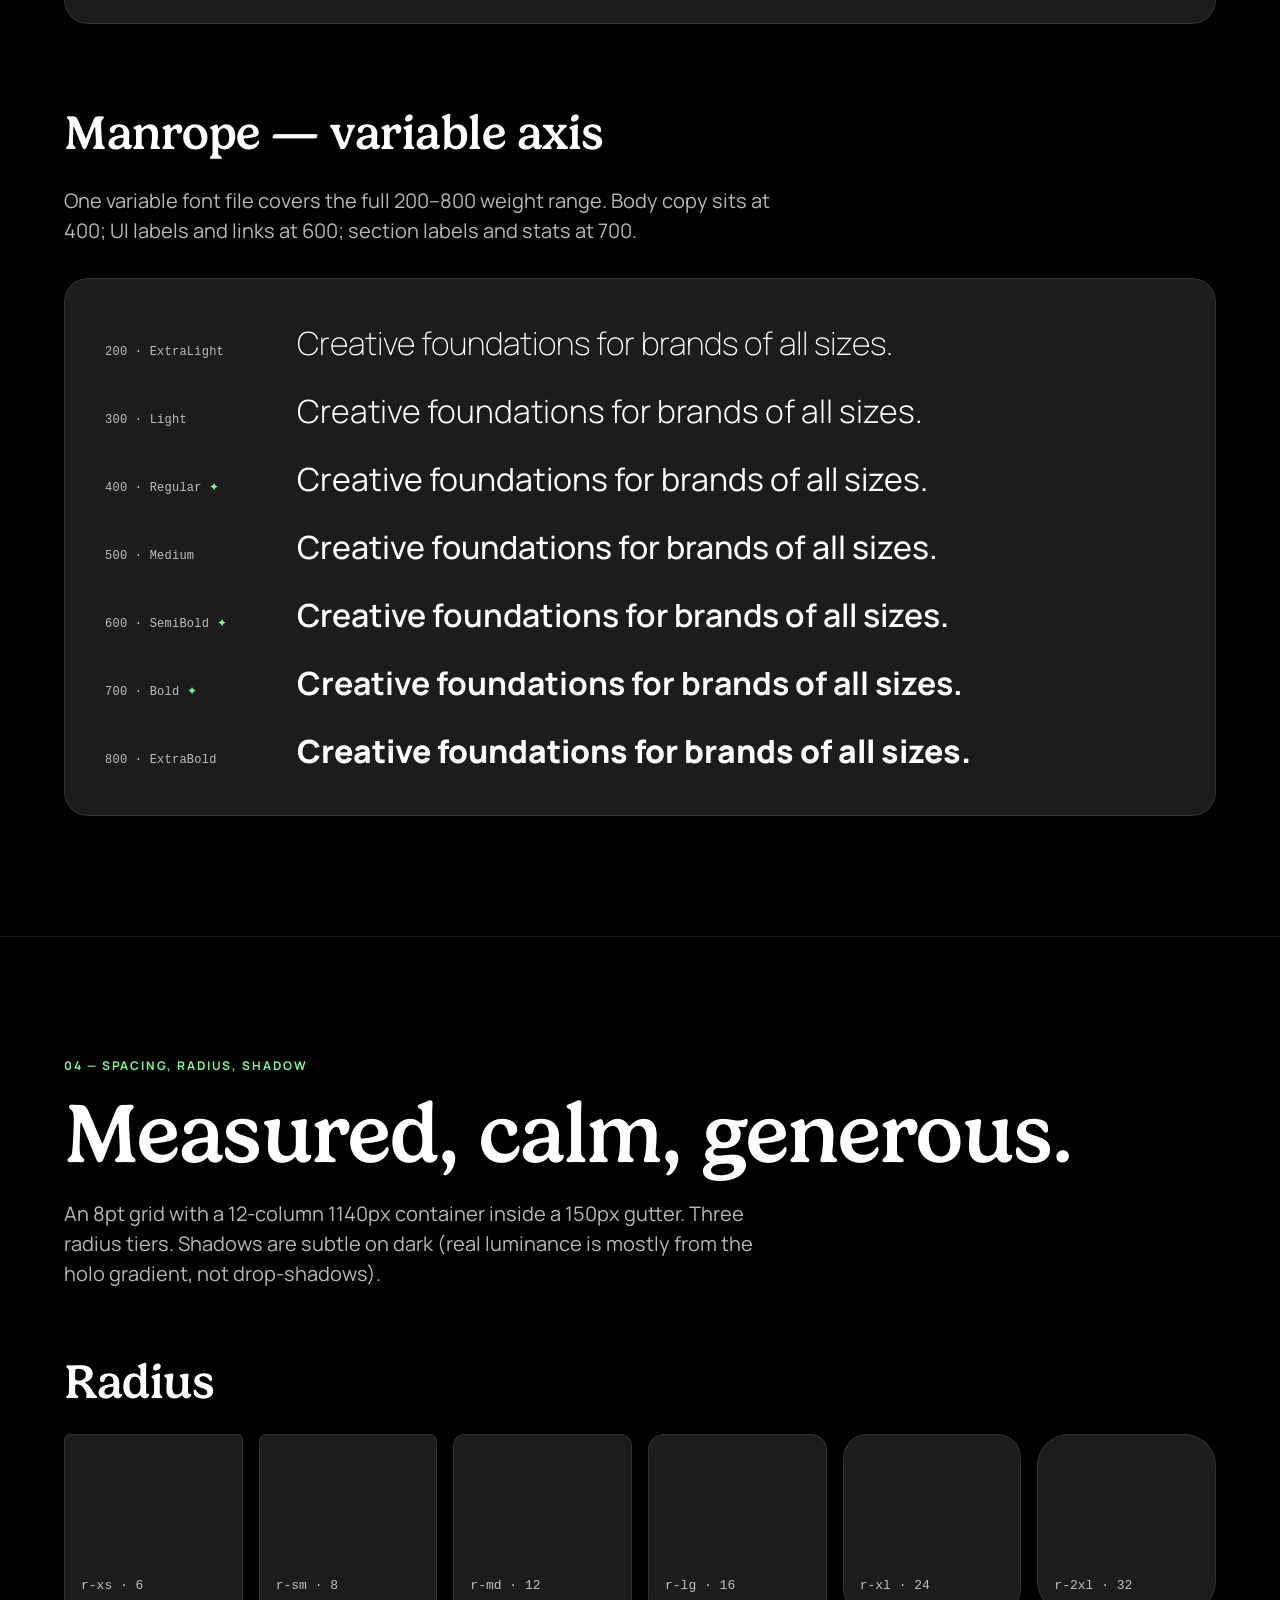
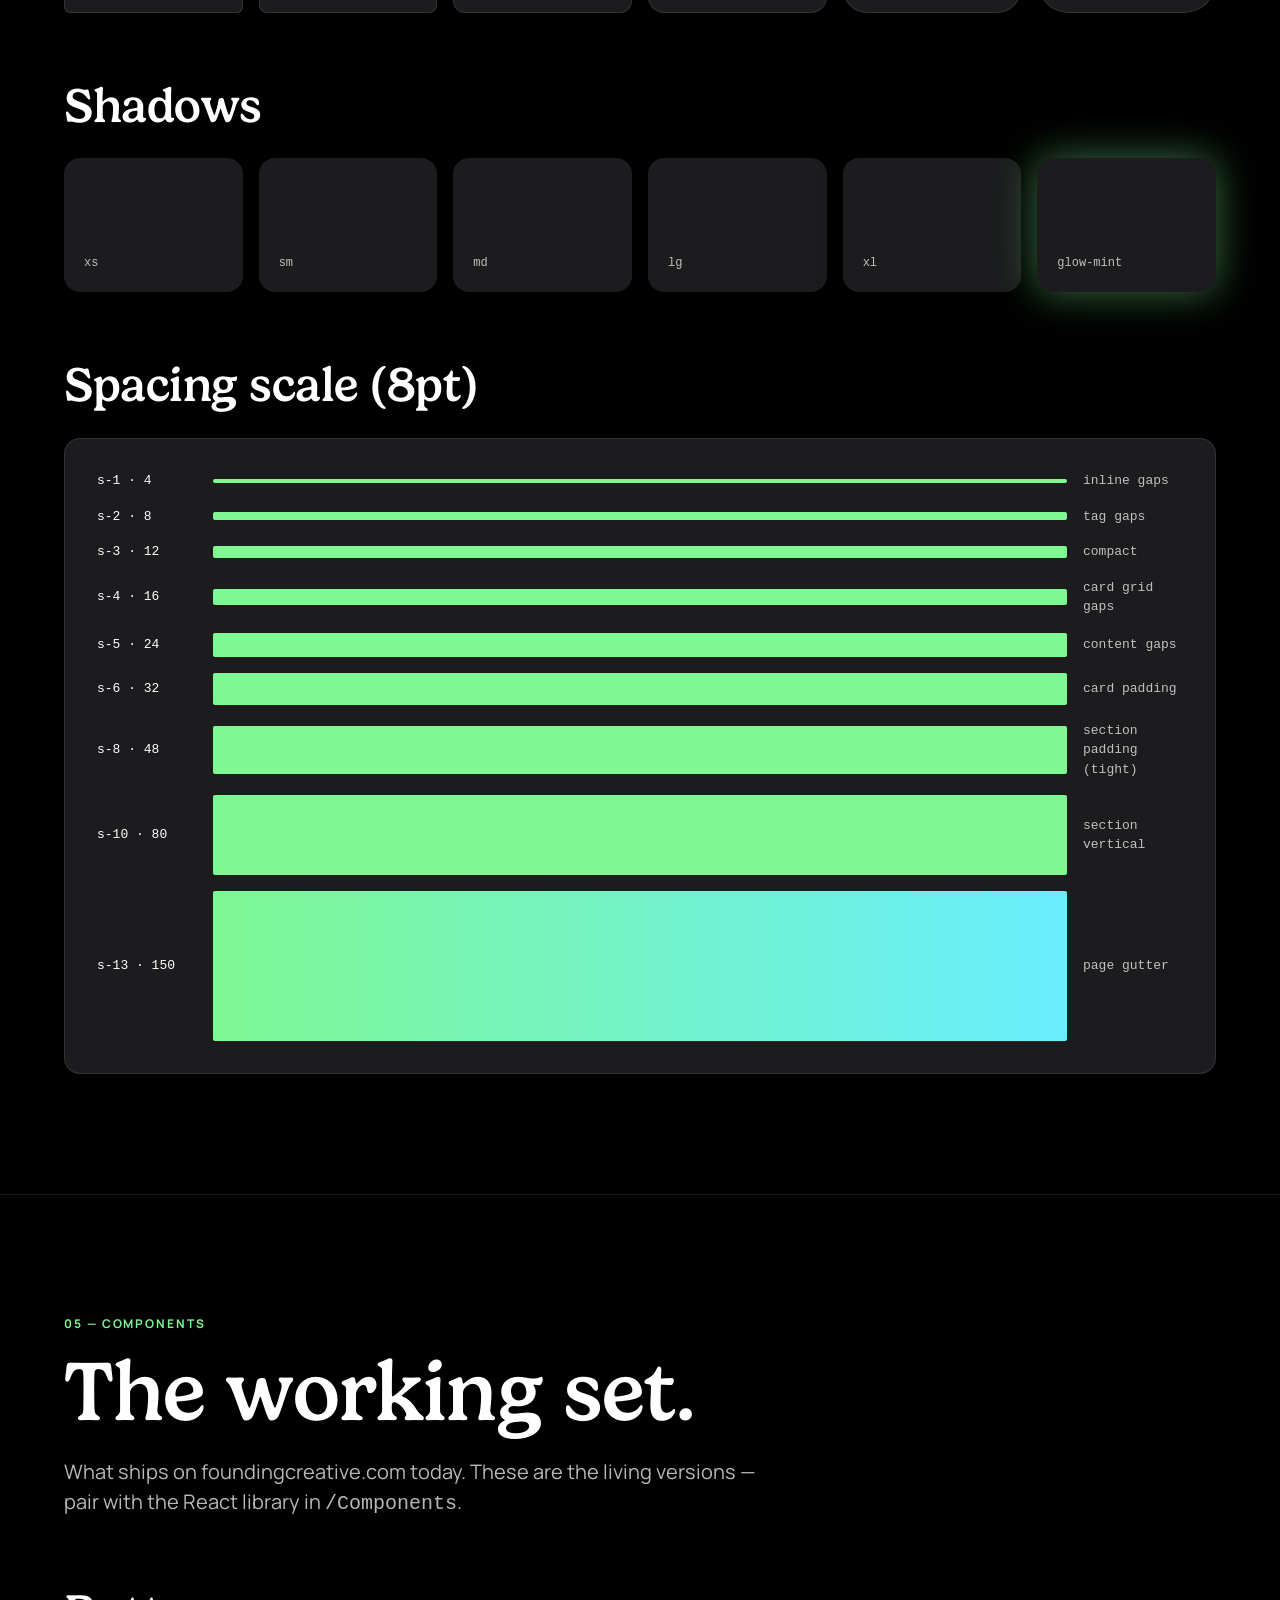
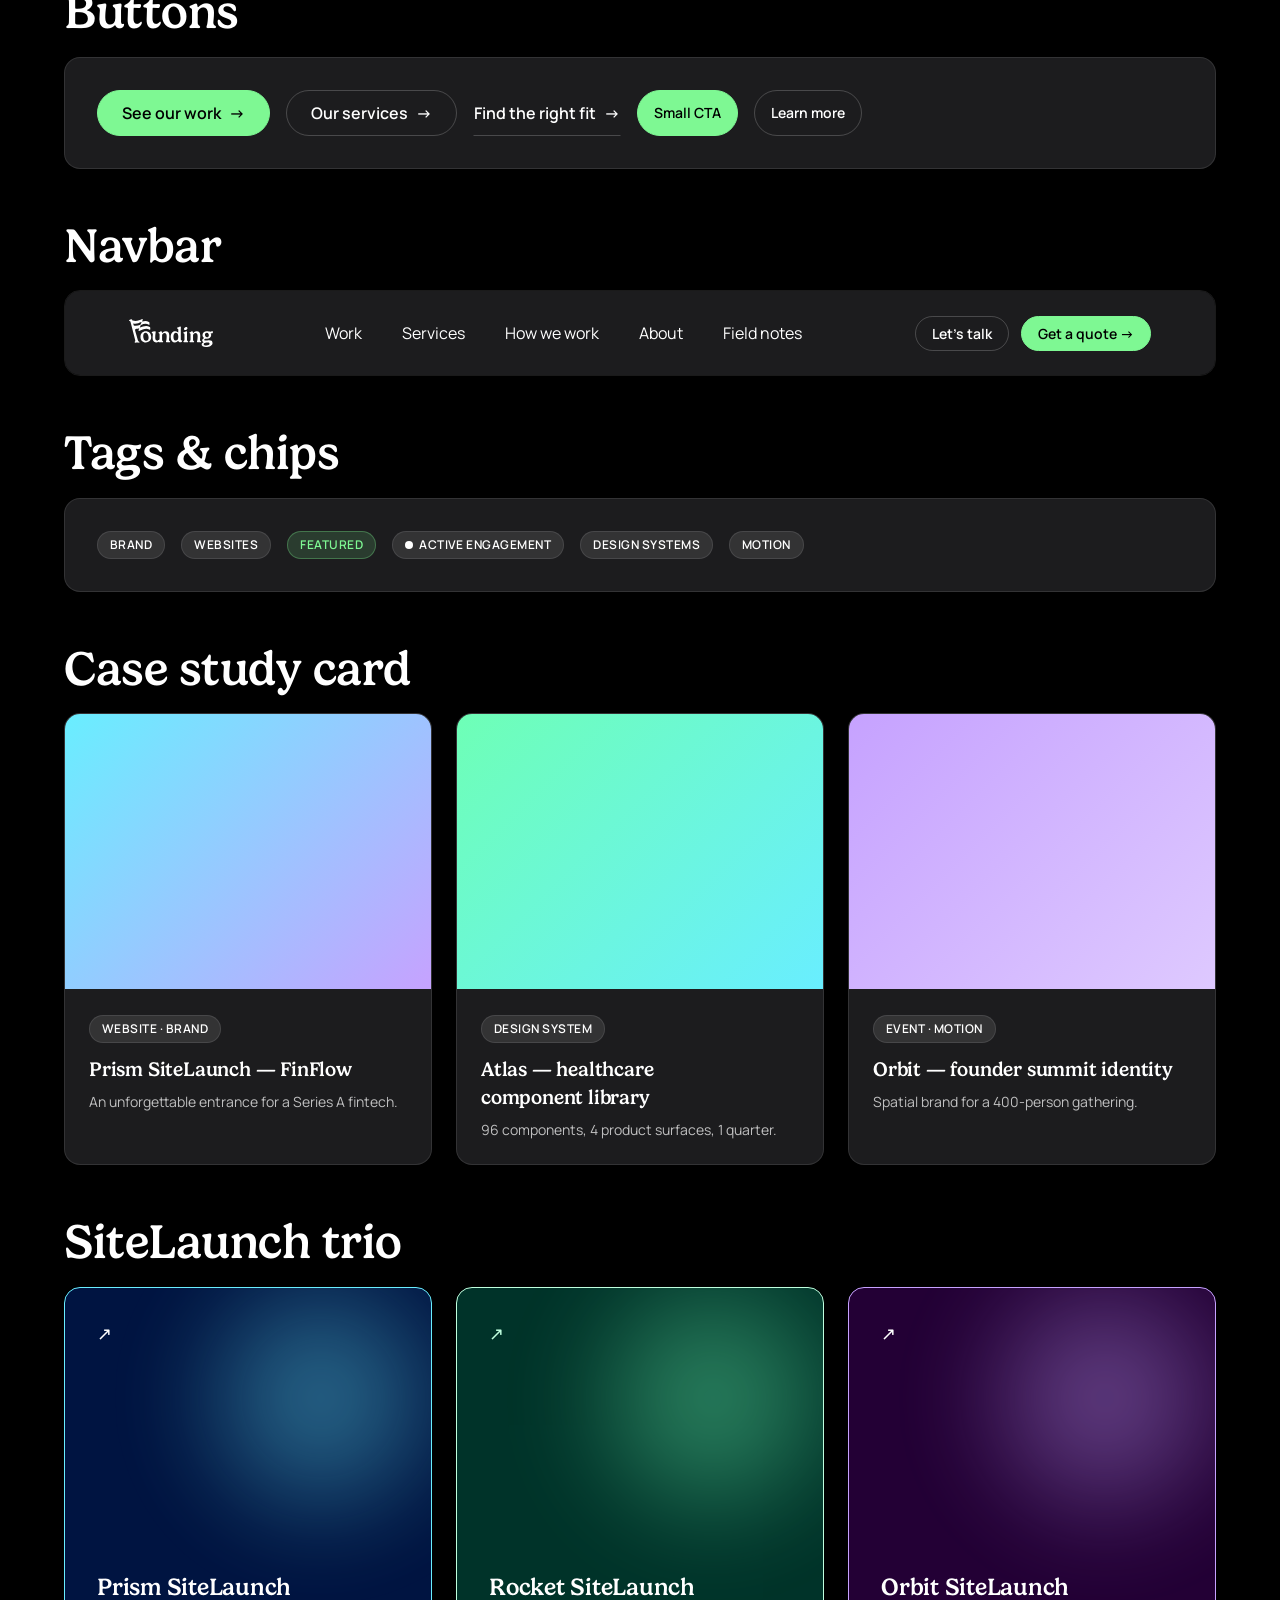
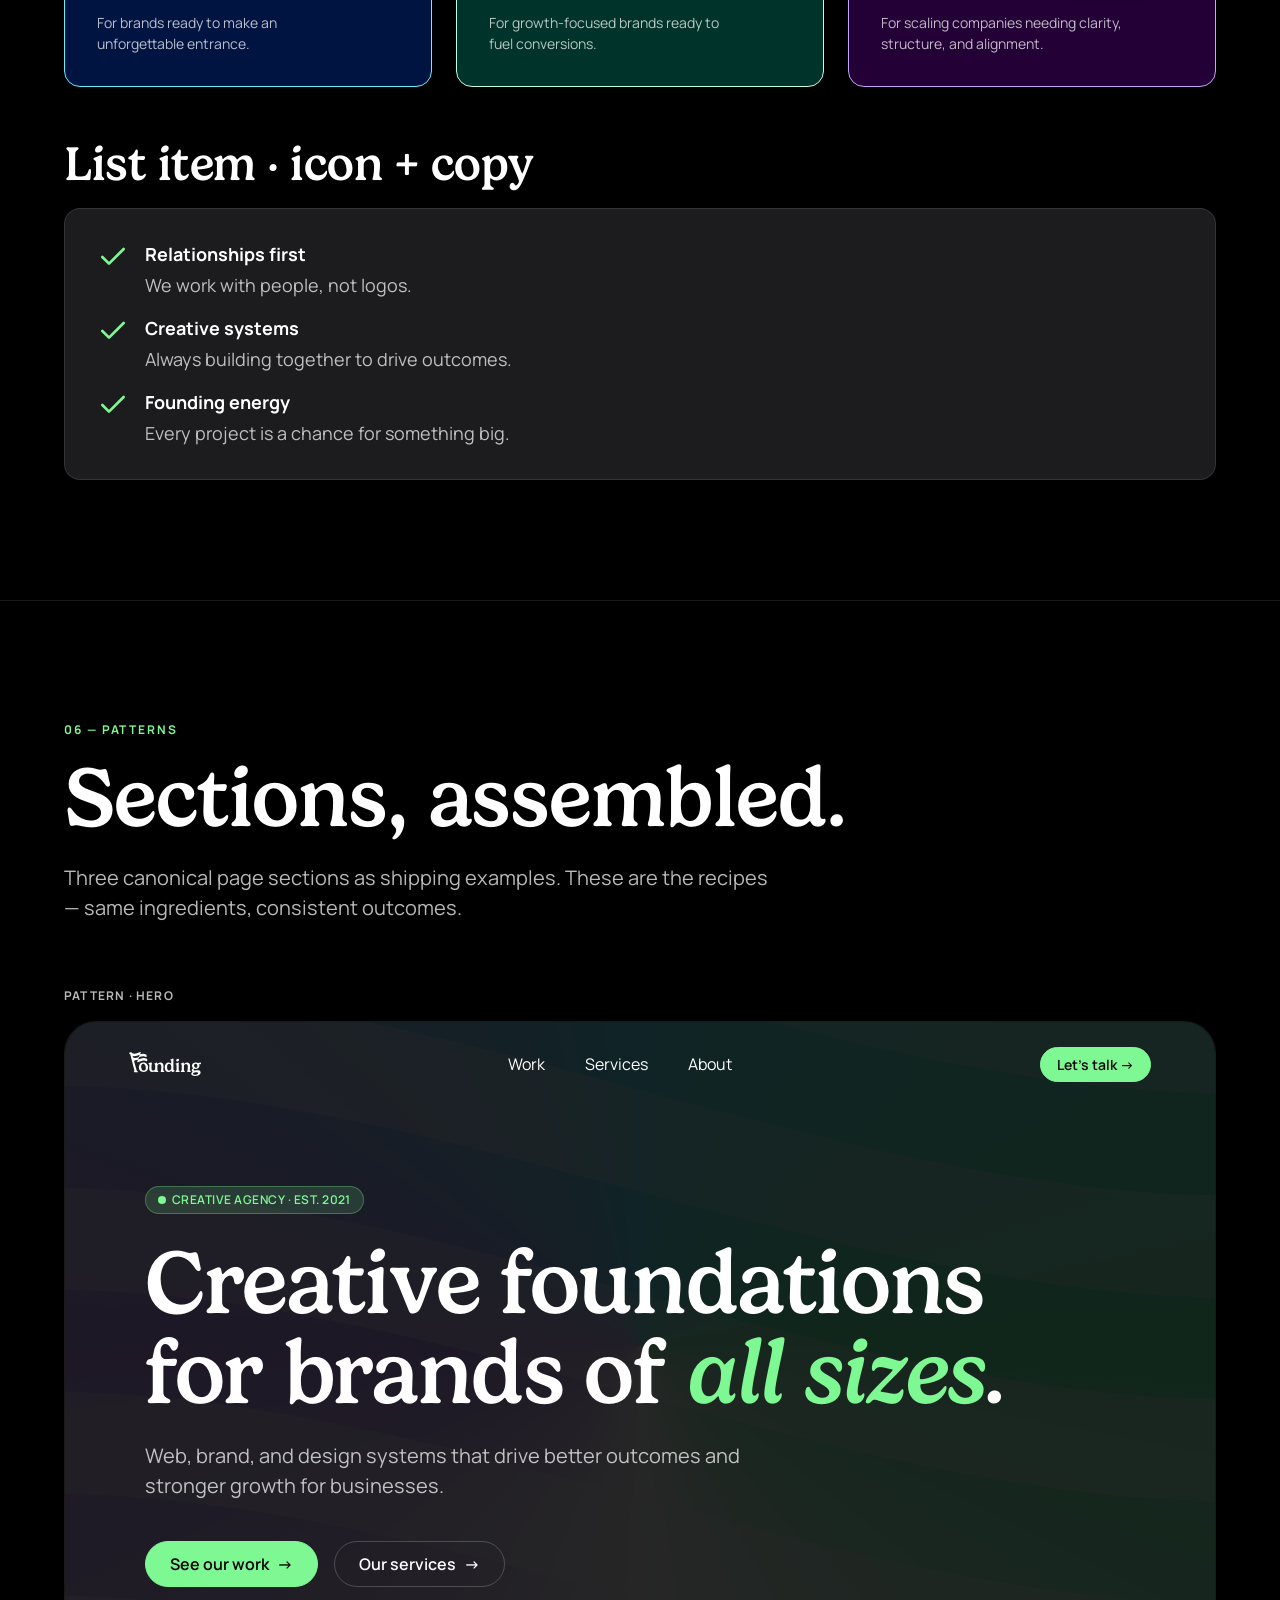
<file: index-print.html>
<!doctype html>
<html lang="en">
<head>
<meta charset="utf-8">
<meta name="viewport" content="width=device-width, initial-scale=1">
<title>Founding Creative — Design System</title>
<link rel="stylesheet" href="css/tokens.css">
<link rel="stylesheet" href="css/components.css">
<style>
  /* ── Print-optimised overrides ─────────────────────────── */
  @page {
    size: A3 portrait;
    margin: 0;
  }
  @media print {
    html, body {
      background: #000 !important;
      -webkit-print-color-adjust: exact !important;
      print-color-adjust: exact !important;
      color-adjust: exact !important;
    }
    /* Print every painted color faithfully */
    *, *::before, *::after {
      -webkit-print-color-adjust: exact !important;
      print-color-adjust: exact !important;
    }
    /* Drop the sticky nav from page-1 — appears once at top, then never again */
    .ds-nav {
      position: static !important;
      backdrop-filter: none !important;
    }
    /* No animations / hovers */
    .holo-bg__grad { animation: none !important; }
    a, button { pointer-events: none; }

    /* Each big section starts on a fresh page */
    .ds-section, .hero {
      break-before: page;
      page-break-before: always;
      break-inside: avoid-page;
    }
    .hero { break-before: auto; page-break-before: auto; }

    /* Avoid awkward splits inside cards / demos */
    .swatch, .radius-demo, .shadow-demo,
    .logo-cell, .site-card, .card,
    .demo-row, .scale-row, .gelica-row,
    .holo-stage,
    .grid-2 > *, .grid-3 > *, .grid-4 > *, .grid-6 > * {
      break-inside: avoid;
      page-break-inside: avoid;
    }
    h1, h2, h3, h4, h5, h6 {
      break-after: avoid;
      page-break-after: avoid;
    }

    /* Tame oversized hero a touch so the H1 doesn't get clipped */
    .hero { min-height: auto !important; padding: 80px 56px 56px !important; }
    .hero__title { font-size: 92px !important; }
    .ds-section { padding: 72px 56px !important; }
    .ds-section__title { font-size: 64px !important; }
    .ds-foot { break-before: auto !important; page-break-before: auto !important; }
  }

  /* Page shell */
  body { background: var(--n-black); }
  .ds-nav {
    position: sticky; top: 0; z-index: 50;
    display: flex; gap: 24px; align-items: center;
    padding: 16px 32px;
    background: rgba(0,0,0,0.85);
    backdrop-filter: blur(12px);
    border-bottom: 1px solid var(--white-10);
  }
  .ds-nav__logo { height: 28px; }
  .ds-nav__links { display: flex; gap: 20px; font-size: 14px; color: var(--text-dim); margin-left: auto; }
  .ds-nav__links a { padding: 6px 0; position: relative; }
  .ds-nav__links a:hover { color: var(--mint); }

  .ds-section { padding: 120px 64px; border-bottom: 1px solid var(--white-10); position: relative; }
  .ds-section__label { color: var(--mint); font-size: 12px; font-weight: 700; letter-spacing: 0.16em; text-transform: uppercase; margin-bottom: 16px; }
  .ds-section__title { font-family: var(--font-display); font-weight: 500; font-size: 84px; line-height: 1; letter-spacing: -0.01em; margin: 0 0 24px; }
  .ds-section__intro { font-size: 20px; line-height: 1.5; color: var(--text-dim); max-width: 720px; margin: 0 0 64px; }
  .ds-inner { max-width: 1312px; margin: 0 auto; }

  /* Hero */
  .hero {
    position: relative; min-height: 720px;
    display: flex; flex-direction: column; justify-content: flex-end;
    padding: 120px 64px 64px;
    overflow: hidden;
  }
  .hero__title {
    position: relative; z-index: 2;
    font-family: var(--font-display); font-weight: 500;
    font-size: clamp(56px, 8vw, 140px); line-height: 0.95;
    letter-spacing: -0.015em; max-width: 1100px;
    text-wrap: balance;
  }
  .hero__title em { font-style: italic; color: var(--mint); }
  .hero__sub {
    position: relative; z-index: 2;
    margin-top: 32px; font-size: 22px; line-height: 1.5;
    color: var(--text-dim); max-width: 640px;
  }
  .hero__meta {
    position: relative; z-index: 2;
    display: flex; gap: 32px; margin-top: 48px;
    font-size: 14px; color: var(--text-dim);
    padding-top: 24px; border-top: 1px solid var(--white-20);
  }
  .hero__meta strong { color: var(--white); font-weight: 600; display: block; margin-bottom: 4px; letter-spacing: 0.06em; text-transform: uppercase; font-size: 12px; }

  /* Grids */
  .grid-12 { display: grid; grid-template-columns: repeat(12, 1fr); gap: 24px; }
  .grid-2 { display: grid; grid-template-columns: repeat(2, 1fr); gap: 24px; }
  .grid-3 { display: grid; grid-template-columns: repeat(3, 1fr); gap: 24px; }
  .grid-4 { display: grid; grid-template-columns: repeat(4, 1fr); gap: 16px; }
  .grid-6 { display: grid; grid-template-columns: repeat(6, 1fr); gap: 16px; }

  /* Color swatches */
  .swatch {
    border-radius: var(--r-lg);
    overflow: hidden;
    border: 1px solid var(--white-10);
  }
  .swatch__chip { aspect-ratio: 16 / 10; }
  .swatch__meta {
    padding: 16px; background: var(--n-ink);
    display: flex; justify-content: space-between; align-items: baseline;
  }
  .swatch__name { font-size: 15px; font-weight: 600; }
  .swatch__hex  { font-family: ui-monospace, SFMono-Regular, monospace; font-size: 12px; color: var(--text-dim); letter-spacing: 0.02em; }

  /* Scale row */
  .scale-row {
    display: grid; grid-template-columns: 120px 1fr 200px;
    gap: 32px; align-items: baseline;
    padding: 32px 0; border-top: 1px solid var(--white-10);
  }
  .scale-row__label { font-family: ui-monospace, SFMono-Regular, monospace; font-size: 13px; color: var(--text-dim); }
  .scale-row__meta  { font-family: ui-monospace, SFMono-Regular, monospace; font-size: 13px; color: var(--text-dim); text-align: right; }
  .scale-row__sample { overflow: hidden; }

  /* Radius demo */
  .radius-demo {
    aspect-ratio: 1;
    background: var(--n-ink);
    border: 1px solid var(--white-10);
    display: flex; align-items: flex-end;
    padding: 16px;
    font-family: ui-monospace, SFMono-Regular, monospace;
    font-size: 13px; color: var(--text-dim);
  }

  /* Shadow demo */
  .shadow-demo {
    aspect-ratio: 4 / 3;
    background: var(--n-ink);
    border-radius: var(--r-lg);
    display: flex; align-items: flex-end;
    padding: 20px;
    font-family: ui-monospace, SFMono-Regular, monospace;
    font-size: 12px; color: var(--text-dim);
  }

  /* Logo display */
  .logo-grid { display: grid; grid-template-columns: repeat(4, 1fr); gap: 16px; }
  .logo-cell {
    aspect-ratio: 3 / 2;
    display: flex; align-items: center; justify-content: center;
    border-radius: var(--r-lg);
    border: 1px solid var(--white-10);
    position: relative; overflow: hidden;
  }
  .logo-cell--dark { background: var(--n-black); }
  .logo-cell--ink  { background: var(--n-ink); }
  .logo-cell--mint { background: var(--mint); }
  .logo-cell--holo {
    background:
      linear-gradient(rgba(0,0,0,0.2), rgba(0,0,0,0.2)),
      conic-gradient(from 40deg, var(--holo-cyan), var(--holo-mint), var(--white), var(--holo-lavender), var(--holo-cyan));
  }
  .logo-cell__label {
    position: absolute; top: 12px; left: 12px;
    font-size: 11px; font-weight: 600; letter-spacing: 0.1em; text-transform: uppercase;
    color: var(--text-dim);
  }
  .logo-cell--mint .logo-cell__label { color: rgba(0,0,0,0.6); }
  .logo-cell img { width: 50%; max-width: 200px; }

  /* Holo tile */
  .holo-stage {
    position: relative;
    border-radius: var(--r-2xl);
    overflow: hidden;
    aspect-ratio: 16 / 7;
    background: var(--n-black);
  }
  .holo-stage > .holo-bg { position: absolute; }
  .holo-stage__content {
    position: relative; z-index: 2;
    height: 100%;
    display: flex; flex-direction: column; justify-content: center; align-items: center;
    padding: 40px; text-align: center;
  }
  .holo-stage__eyebrow { color: var(--mint); font-size: 12px; font-weight: 700; letter-spacing: 0.18em; text-transform: uppercase; margin-bottom: 16px; }
  .holo-stage__title {
    font-family: var(--font-display); font-weight: 500;
    font-size: clamp(40px, 5vw, 88px); line-height: 1;
    letter-spacing: -0.01em; max-width: 900px;
    text-shadow: 0 0 24px rgba(255,255,255,0.3);
  }

  /* Component demos */
  .demo-row {
    display: flex; gap: 16px; flex-wrap: wrap;
    padding: 32px;
    background: var(--n-ink);
    border-radius: var(--r-lg);
    border: 1px solid var(--white-10);
  }
  .demo-label {
    font-size: 12px; font-weight: 700; letter-spacing: 0.1em; text-transform: uppercase;
    color: var(--text-dim); margin-bottom: 16px;
  }

  .site-card {
    border-radius: var(--r-lg);
    padding: 32px;
    position: relative;
    overflow: hidden;
    min-height: 400px;
    display: flex; flex-direction: column; justify-content: space-between;
    border: 1px solid;
  }
  .site-card--prism  { background: var(--deep-navy); border-color: var(--holo-cyan); }
  .site-card--rocket { background: var(--deep-teal); border-color: var(--holo-cyan-pale); }
  .site-card--orbit  { background: var(--deep-plum); border-color: var(--holo-lavender); }
  .site-card__glow {
    position: absolute; width: 380px; height: 380px; border-radius: 50%;
    filter: blur(40px); opacity: 0.45;
    top: -80px; right: -80px;
  }
  .site-card--prism .site-card__glow  { background: radial-gradient(circle, var(--holo-cyan), transparent 60%); }
  .site-card--rocket .site-card__glow { background: radial-gradient(circle, var(--holo-mint), transparent 60%); }
  .site-card--orbit .site-card__glow  { background: radial-gradient(circle, var(--holo-lavender), transparent 60%); }
  .site-card h4 { position: relative; font-size: 24px; margin-bottom: 8px; }
  .site-card p  { position: relative; font-size: 14px; color: var(--text-dim); }
  .site-card .arrow-link { position: relative; color: var(--white); font-size: 18px; }

  /* Wave mark bg */
  .wave-accent {
    position: absolute; pointer-events: none;
    opacity: 0.08;
  }

  /* Type specimens */
  .specimen-big {
    font-family: var(--font-display);
    font-size: clamp(100px, 16vw, 280px);
    line-height: 0.85; letter-spacing: -0.03em;
    font-weight: 500;
  }
  .specimen-big em { font-style: italic; font-weight: 400; color: var(--mint); }

  /* Footer note */
  .ds-foot {
    padding: 80px 64px; text-align: center;
    color: var(--text-dim); font-size: 14px;
  }

  /* Gelica weight matrix */
  .gelica-row {
    display: grid; grid-template-columns: 180px 1fr 1fr; gap: 24px;
    padding: 20px 32px;
    border-top: 1px solid var(--white-10);
    align-items: baseline;
  }
  .gelica-row:first-child { border-top: 0; }
  .gelica-row--hero { background: rgba(126,248,147,0.04); }
  .gelica-row__label {
    font-family: ui-monospace, SFMono-Regular, monospace;
    font-size: 12px; color: var(--text-dim);
    letter-spacing: 0.02em;
  }
</style>
</head>
<body>

<!-- ══════════ Top nav ══════════ -->
<nav class="ds-nav">
  <img class="ds-nav__logo" src="assets/logos/wordmark-white.svg" alt="Founding Creative">
  <span class="chip chip--mint chip--dot" style="font-size:11px;">v1.0 · Design System</span>
  <div class="ds-nav__links">
    <a href="#brand">Brand</a>
    <a href="#color">Color</a>
    <a href="#type">Type</a>
    <a href="#spacing">Spacing</a>
    <a href="#components">Components</a>
    <a href="#patterns">Patterns</a>
  </div>
</nav>

<!-- ══════════ HERO ══════════ -->
<section class="hero" id="top">
  <div class="holo-bg">
    <div class="holo-bg__grad"></div>
    <div class="holo-bg__waves"></div>
    <div class="holo-bg__veil"></div>
    <div class="holo-bg__fade"></div>
  </div>

  <h1 class="hero__title">Creative <em>foundations</em> for brands of all sizes.</h1>
  <p class="hero__sub">A living system for web, brand, and design at Founding Creative — Gelica + Manrope, the mint-and-holographic palette, and the components that ship on foundingcreative.com.</p>
  <div class="hero__meta">
    <div><strong>Version</strong>1.0 · April 2026</div>
    <div><strong>Source</strong>Figma · foundingcreative.com</div>
    <div><strong>Stewards</strong>Tyler, Jamie, Sasha</div>
    <div><strong>License</strong>Internal · Founding Creative</div>
  </div>
</section>

<!-- ══════════ BRAND ══════════ -->
<section class="ds-section" id="brand">
  <div class="ds-inner">
    <div class="ds-section__label">01 — Brand</div>
    <h2 class="ds-section__title">The marks.</h2>
    <p class="ds-section__intro">Four expressions of one identity. The <strong>wordmark</strong> leads in navigation and signatures. The <strong>brandmark</strong> pairs icon + wordmark for hero lockups. The <strong>icon</strong> goes anywhere square: favicons, avatars, app tiles. The <strong>wave</strong> is a textural signature — use it large, behind, and cropped.</p>

    <div class="logo-grid" style="margin-bottom: 32px;">
      <div class="logo-cell logo-cell--dark">
        <span class="logo-cell__label">Wordmark · White</span>
        <img src="assets/logos/wordmark-white.svg" alt="">
      </div>
      <div class="logo-cell logo-cell--mint">
        <span class="logo-cell__label">Wordmark · Black</span>
        <img src="assets/logos/wordmark-black.svg" alt="">
      </div>
      <div class="logo-cell logo-cell--ink">
        <span class="logo-cell__label">Brandmark · White</span>
        <img src="assets/logos/brandmark-white.svg" alt="" style="width: 30%;">
      </div>
      <div class="logo-cell logo-cell--holo">
        <span class="logo-cell__label">Brandmark · Black</span>
        <img src="assets/logos/brandmark-black.svg" alt="" style="width: 30%;">
      </div>
      <div class="logo-cell logo-cell--dark">
        <span class="logo-cell__label">Icon · White</span>
        <img src="assets/logos/icon-white.svg" alt="" style="width: 40%;">
      </div>
      <div class="logo-cell logo-cell--mint">
        <span class="logo-cell__label">Icon · Black</span>
        <img src="assets/logos/icon-black.svg" alt="" style="width: 40%;">
      </div>
      <div class="logo-cell logo-cell--ink" style="grid-column: span 2;">
        <span class="logo-cell__label">Wave · Textural signature</span>
        <img src="assets/logos/wave-white.svg" alt="" style="width: 90%; max-width: none;">
      </div>
    </div>

    <!-- Holographic signature -->
    <h3 style="margin-top: 80px; margin-bottom: 24px;">Holographic signature</h3>
    <p class="ds-section__intro" style="margin-bottom: 32px;">The animated conic gradient + wave overlay + black veil is Founding's most distinctive visual. Deploy it on marquee hero sections and rarely elsewhere — scarcity is the point.</p>
    <div class="holo-stage">
      <div class="holo-bg">
        <div class="holo-bg__grad"></div>
        <div class="holo-bg__waves"></div>
        <div class="holo-bg__veil"></div>
        <div class="holo-bg__fade"></div>
      </div>
      <div class="holo-stage__content">
        <div class="holo-stage__eyebrow">Brand signature · Holo</div>
        <div class="holo-stage__title">We make things <em style="font-style:italic; color: var(--mint);">worth founding.</em></div>
      </div>
    </div>

    <h3 style="margin-top: 80px; margin-bottom: 24px;">Clear space &amp; minimum size</h3>
    <div class="grid-3">
      <div style="padding: 32px; background: var(--n-ink); border-radius: var(--r-lg); border: 1px solid var(--white-10);">
        <div class="demo-label">Clear space</div>
        <p class="muted" style="font-size: 14px; line-height: 1.5;">Reserve clear space equal to the height of the icon's "F" bar on all sides. Never crowd the wordmark with copy or UI chrome.</p>
      </div>
      <div style="padding: 32px; background: var(--n-ink); border-radius: var(--r-lg); border: 1px solid var(--white-10);">
        <div class="demo-label">Minimum size</div>
        <p class="muted" style="font-size: 14px; line-height: 1.5;">Wordmark: 80px wide on screen, 20mm in print. Icon: 24px on screen, 8mm in print. Below that, use the favicon variant.</p>
      </div>
      <div style="padding: 32px; background: var(--n-ink); border-radius: var(--r-lg); border: 1px solid var(--white-10);">
        <div class="demo-label">Don't</div>
        <p class="muted" style="font-size: 14px; line-height: 1.5;">No outlines, drop shadows, rotations, or rebuilds. Don't place the black wordmark on busy holographic backgrounds — use the white one instead.</p>
      </div>
    </div>
  </div>
</section>

<!-- ══════════ COLOR ══════════ -->
<section class="ds-section" id="color">
  <div class="ds-inner">
    <div class="ds-section__label">02 — Color</div>
    <h2 class="ds-section__title">Deep black. Mint&nbsp;green.<br>One prismatic spectrum.</h2>
    <p class="ds-section__intro">The system lives on a black-first canvas. <strong>Mint Green #7EF893</strong> is the single accent — it's what "points at things." The holographic spectrum (cyan, mint, lavender) only appears on hero backgrounds and inside SiteLaunch cards, never as general UI color.</p>

    <h3 style="margin-bottom: 24px;">Neutrals</h3>
    <div class="grid-4" style="margin-bottom: 64px;">
      <div class="swatch"><div class="swatch__chip" style="background:#F2F2F2"></div><div class="swatch__meta"><span class="swatch__name">Neutral Lightest</span><span class="swatch__hex">#F2F2F2</span></div></div>
      <div class="swatch"><div class="swatch__chip" style="background:#D8D8D8"></div><div class="swatch__meta"><span class="swatch__name">Neutral Lighter</span><span class="swatch__hex">#D8D8D8</span></div></div>
      <div class="swatch"><div class="swatch__chip" style="background:#B2B2B2"></div><div class="swatch__meta"><span class="swatch__name">Neutral Light</span><span class="swatch__hex">#B2B2B2</span></div></div>
      <div class="swatch"><div class="swatch__chip" style="background:#7F7F7F"></div><div class="swatch__meta"><span class="swatch__name">Neutral</span><span class="swatch__hex">#7F7F7F</span></div></div>
      <div class="swatch"><div class="swatch__chip" style="background:#4C4C4C"></div><div class="swatch__meta"><span class="swatch__name">Neutral Dark</span><span class="swatch__hex">#4C4C4C</span></div></div>
      <div class="swatch"><div class="swatch__chip" style="background:#252424"></div><div class="swatch__meta"><span class="swatch__name">Neutral Darker</span><span class="swatch__hex">#252424</span></div></div>
      <div class="swatch"><div class="swatch__chip" style="background:#1C1C1E"></div><div class="swatch__meta"><span class="swatch__name">Ink (surface)</span><span class="swatch__hex">#1C1C1E</span></div></div>
      <div class="swatch"><div class="swatch__chip" style="background:#000000;border-right:1px solid var(--white-10)"></div><div class="swatch__meta"><span class="swatch__name">Black</span><span class="swatch__hex">#000000</span></div></div>
    </div>

    <h3 style="margin-bottom: 24px;">Mint Green — primary accent</h3>
    <div class="grid-6" style="margin-bottom: 64px;">
      <div class="swatch"><div class="swatch__chip" style="background:#E5FDE9"></div><div class="swatch__meta"><span class="swatch__name">Lighter</span><span class="swatch__hex">#E5FDE9</span></div></div>
      <div class="swatch"><div class="swatch__chip" style="background:#A4FAB3"></div><div class="swatch__meta"><span class="swatch__name">Light</span><span class="swatch__hex">#A4FAB3</span></div></div>
      <div class="swatch" style="box-shadow: var(--glow-mint);"><div class="swatch__chip" style="background:#7EF893"></div><div class="swatch__meta"><span class="swatch__name">Mint ✦</span><span class="swatch__hex">#7EF893</span></div></div>
      <div class="swatch"><div class="swatch__chip" style="background:#64C675"></div><div class="swatch__meta"><span class="swatch__name">Dark</span><span class="swatch__hex">#64C675</span></div></div>
      <div class="swatch"><div class="swatch__chip" style="background:#32633A"></div><div class="swatch__meta"><span class="swatch__name">Darker</span><span class="swatch__hex">#32633A</span></div></div>
      <div class="swatch"><div class="swatch__chip" style="background:#254A2C"></div><div class="swatch__meta"><span class="swatch__name">Darkest</span><span class="swatch__hex">#254A2C</span></div></div>
    </div>

    <h3 style="margin-bottom: 24px;">Holographic spectrum — hero only</h3>
    <div class="grid-6" style="margin-bottom: 64px;">
      <div class="swatch"><div class="swatch__chip" style="background:#69EEFF"></div><div class="swatch__meta"><span class="swatch__name">Holo Cyan</span><span class="swatch__hex">#69EEFF</span></div></div>
      <div class="swatch"><div class="swatch__chip" style="background:#8EF2FF"></div><div class="swatch__meta"><span class="swatch__name">Cyan Lt</span><span class="swatch__hex">#8EF2FF</span></div></div>
      <div class="swatch"><div class="swatch__chip" style="background:#6EFFB6"></div><div class="swatch__meta"><span class="swatch__name">Holo Mint</span><span class="swatch__hex">#6EFFB6</span></div></div>
      <div class="swatch"><div class="swatch__chip" style="background:#BFFFDF"></div><div class="swatch__meta"><span class="swatch__name">Mint Pale</span><span class="swatch__hex">#BFFFDF</span></div></div>
      <div class="swatch"><div class="swatch__chip" style="background:#C6A2FF"></div><div class="swatch__meta"><span class="swatch__name">Lavender</span><span class="swatch__hex">#C6A2FF</span></div></div>
      <div class="swatch"><div class="swatch__chip" style="background:#DEC9FF"></div><div class="swatch__meta"><span class="swatch__name">Lavender Lt</span><span class="swatch__hex">#DEC9FF</span></div></div>
    </div>

    <h3 style="margin-bottom: 24px;">Deep anchors — SiteLaunch cards</h3>
    <div class="grid-3" style="margin-bottom: 64px;">
      <div class="swatch"><div class="swatch__chip" style="background:#001441"></div><div class="swatch__meta"><span class="swatch__name">Deep Navy · Prism</span><span class="swatch__hex">#001441</span></div></div>
      <div class="swatch"><div class="swatch__chip" style="background:#003329"></div><div class="swatch__meta"><span class="swatch__name">Deep Teal · Rocket</span><span class="swatch__hex">#003329</span></div></div>
      <div class="swatch"><div class="swatch__chip" style="background:#230035"></div><div class="swatch__meta"><span class="swatch__name">Deep Plum · Orbit</span><span class="swatch__hex">#230035</span></div></div>
    </div>

    <!-- Schemes -->
    <h3 style="margin-bottom: 24px;">Schemes in use</h3>
    <div class="grid-2">
      <div style="border-radius: var(--r-xl); overflow: hidden; border: 1px solid var(--white-10); background: var(--n-black); padding: 32px;">
        <div class="demo-label" style="color: var(--mint); margin-bottom: 24px;">Scheme 1 — Dark (default)</div>
        <div style="padding: 24px; background: var(--n-ink); border: 1px solid var(--white-10); border-radius: var(--r-lg); display: flex; align-items: center; gap: 12px; margin-bottom: 16px;">
          <span style="width: 10px; height: 10px; border-radius: 50%; background: var(--mint);"></span>
          <span style="color: var(--mint);">Accent callouts use mint</span>
        </div>
        <div style="padding: 24px; background: var(--n-ink); border: 1px solid var(--white-10); border-radius: var(--r-lg); color: var(--white);">Foreground surface on black background, mint accent, 10% white borders.</div>
      </div>
      <div style="border-radius: var(--r-xl); overflow: hidden; border: 1px solid var(--ink-15); background: var(--mint); padding: 32px;">
        <div class="demo-label" style="color: var(--ink-80); margin-bottom: 24px;">Scheme 2 — Mint (CTA / press)</div>
        <div style="padding: 24px; background: var(--mint-dark); border: 1px solid var(--ink-15); border-radius: var(--r-lg); display: flex; align-items: center; gap: 12px; margin-bottom: 16px;">
          <span style="width: 10px; height: 10px; border-radius: 50%; background: #000;"></span>
          <span style="color: #000;">Accent callouts use black</span>
        </div>
        <div style="padding: 24px; background: var(--mint-dark); border: 1px solid var(--ink-15); border-radius: var(--r-lg); color: #000;">Darker mint foreground on mint background, 15% ink borders, black accent.</div>
      </div>
    </div>
  </div>
</section>

<!-- ══════════ TYPE ══════════ -->
<section class="ds-section" id="type">
  <div class="ds-inner">
    <div class="ds-section__label">03 — Type</div>
    <h2 class="ds-section__title">Gelica &amp; Manrope.</h2>
    <p class="ds-section__intro">A contemporary serif paired with a geometric grotesque. Gelica carries voice, pull-quotes, and display. Manrope carries everything readable — UI, body, captions.</p>

    <!-- Specimen -->
    <div style="padding: 48px; border: 1px solid var(--white-10); border-radius: var(--r-2xl); background: var(--n-ink); margin-bottom: 48px;">
      <div class="demo-label" style="color: var(--mint);">Display · Gelica Medium 500 · italic for emphasis</div>
      <div class="specimen-big">Aa<em>Bb</em>Cc</div>
      <div style="display:flex; justify-content:space-between; margin-top:24px; color: var(--text-dim); font-size: 14px; font-family: ui-monospace, monospace;">
        <span>ABCDEFGHIJKLMNOPQRSTUVWXYZ abcdefghijklmnopqrstuvwxyz 0123456789 !?&amp;</span>
        <span>OTF · 9 weights</span>
      </div>
    </div>

    <div style="padding: 48px; border: 1px solid var(--white-10); border-radius: var(--r-2xl); background: var(--n-ink); margin-bottom: 64px;">
      <div class="demo-label" style="color: var(--mint);">Body · Manrope Variable 200–800</div>
      <div style="font-family: var(--font-body); font-size: clamp(60px, 8vw, 140px); line-height: 1; font-weight: 500;">Aa<span style="font-weight: 800;">Bb</span><span style="font-weight: 300;">Cc</span></div>
      <div style="display:flex; justify-content:space-between; margin-top:24px; color: var(--text-dim); font-size: 14px; font-family: ui-monospace, monospace;">
        <span>ABCDEFGHIJKLMNOPQRSTUVWXYZ abcdefghijklmnopqrstuvwxyz 0123456789 !?&amp;</span>
        <span>TTF Variable · wght axis</span>
      </div>
    </div>

    <!-- Scale -->
    <h3 style="margin-bottom: 16px;">Scale · Desktop</h3>
    <div>
      <div class="scale-row"><div class="scale-row__label">H1 / Display</div><div class="scale-row__sample"><span style="font-family: var(--font-display); font-weight: 500; font-size: 84px; line-height: 1; letter-spacing: -0.01em;">Creative foundations</span></div><div class="scale-row__meta">84 / 100% · Gelica Medium</div></div>
      <div class="scale-row"><div class="scale-row__label">H2</div><div class="scale-row__sample"><span style="font-family: var(--font-display); font-weight: 500; font-size: 60px; line-height: 1.2;">Built to fit your process</span></div><div class="scale-row__meta">60 / 120% · Gelica Medium</div></div>
      <div class="scale-row"><div class="scale-row__label">H3</div><div class="scale-row__sample"><span style="font-family: var(--font-display); font-weight: 500; font-size: 48px; line-height: 1.2;">Your custom website starts here</span></div><div class="scale-row__meta">48 / 120% · Gelica Medium</div></div>
      <div class="scale-row"><div class="scale-row__label">H4</div><div class="scale-row__sample"><span style="font-family: var(--font-display); font-weight: 500; font-size: 40px; line-height: 1.3;">Prism SiteLaunch</span></div><div class="scale-row__meta">40 / 130% · Gelica Medium</div></div>
      <div class="scale-row"><div class="scale-row__label">H5</div><div class="scale-row__sample"><span style="font-family: var(--font-display); font-weight: 500; font-size: 32px; line-height: 1.3;">Relationships first</span></div><div class="scale-row__meta">32 / 130% · Gelica Medium</div></div>
      <div class="scale-row"><div class="scale-row__label">H6</div><div class="scale-row__sample"><span style="font-family: var(--font-display); font-weight: 500; font-size: 26px; line-height: 1.4;">Founding energy in every sprint</span></div><div class="scale-row__meta">26 / 140% · Gelica Medium</div></div>
      <div class="scale-row"><div class="scale-row__label">Text Lg</div><div class="scale-row__sample"><span style="font-family: var(--font-body); font-size: 20px; line-height: 1.5;">We work with people, not logos. Projects start with a shared bar for craft.</span></div><div class="scale-row__meta">20 / 150% · Manrope 400</div></div>
      <div class="scale-row"><div class="scale-row__label">Text Base</div><div class="scale-row__sample"><span style="font-family: var(--font-body); font-size: 18px; line-height: 1.5;">Body copy lives here. Manrope's tall x-height keeps longer paragraphs legible on dark backgrounds — the default reading size across the site.</span></div><div class="scale-row__meta">18 / 150% · Manrope 400</div></div>
      <div class="scale-row"><div class="scale-row__label">Text Sm</div><div class="scale-row__sample"><span style="font-family: var(--font-body); font-size: 16px; line-height: 1.5;">UI labels, navigation, card supporting text, captions.</span></div><div class="scale-row__meta">16 / 150% · Manrope 400</div></div>
      <div class="scale-row"><div class="scale-row__label">Text Xs</div><div class="scale-row__sample"><span style="font-family: var(--font-body); font-size: 12px; line-height: 1.5; color: var(--text-dim);">Legal, meta, disclaimers, very small labels.</span></div><div class="scale-row__meta">12 / 150% · Manrope 400</div></div>
    </div>

    <!-- Weights -->
    <h3 style="margin: 80px 0 24px;">Weights · when to reach</h3>
    <div class="grid-3">
      <div style="padding: 32px; background: var(--n-ink); border: 1px solid var(--white-10); border-radius: var(--r-lg);">
        <div class="demo-label">Gelica 500 · Medium</div>
        <div style="font-family: var(--font-display); font-weight: 500; font-size: 32px; line-height: 1.2; margin: 12px 0;">The default display weight</div>
        <p class="muted" style="font-size: 14px;">Headlines, hero titles, section titles, big numbers.</p>
      </div>
      <div style="padding: 32px; background: var(--n-ink); border: 1px solid var(--white-10); border-radius: var(--r-lg);">
        <div class="demo-label">Gelica 500 · Italic</div>
        <div style="font-family: var(--font-display); font-weight: 500; font-size: 32px; line-height: 1.2; margin: 12px 0; font-style: italic; color: var(--mint);">Emphasis only</div>
        <p class="muted" style="font-size: 14px;">A single phrase per headline, usually mint-tinted, for the voicey beat.</p>
      </div>
      <div style="padding: 32px; background: var(--n-ink); border: 1px solid var(--white-10); border-radius: var(--r-lg);">
        <div class="demo-label">Manrope 700 · Bold</div>
        <div style="font-family: var(--font-body); font-weight: 700; font-size: 32px; line-height: 1.2; margin: 12px 0;">Taglines &amp; stats</div>
        <p class="muted" style="font-size: 14px;">Short all-bold labels under icons; large stat numbers; button labels at scale.</p>
      </div>
    </div>

    <!-- Full Gelica weight matrix (complete family now available) -->
    <h3 style="margin: 80px 0 24px;">Gelica — full family</h3>
    <p class="ds-section__intro" style="margin-bottom: 32px;">All 10 upright weights and their italic counterparts. Reach outside the default (Medium 500) rarely and intentionally — Gelica Black is for press only; Gelica ExtraLight for airy editorial layouts.</p>
    <div style="border: 1px solid var(--white-10); border-radius: var(--r-xl); background: var(--n-ink); overflow: hidden;">
      <div style="display: grid; grid-template-columns: 180px 1fr 1fr; gap: 24px; padding: 20px 32px; border-bottom: 1px solid var(--white-10); font-family: ui-monospace, monospace; font-size: 12px; color: var(--text-dim); text-transform: uppercase; letter-spacing: 0.08em;">
        <span>Weight</span><span>Upright</span><span>Italic</span>
      </div>
      <div class="gelica-matrix">
        <div class="gelica-row"><span class="gelica-row__label">200 · ExtraLight</span><span style="font-family:var(--font-display);font-weight:200;font-size:36px;">Founding Creative</span><span style="font-family:var(--font-display);font-weight:200;font-size:36px;font-style:italic;">Founding Creative</span></div>
        <div class="gelica-row"><span class="gelica-row__label">300 · Light</span><span style="font-family:var(--font-display);font-weight:300;font-size:36px;">Founding Creative</span><span style="font-family:var(--font-display);font-weight:300;font-size:36px;font-style:italic;">Founding Creative</span></div>
        <div class="gelica-row"><span class="gelica-row__label">400 · Regular</span><span style="font-family:var(--font-display);font-weight:400;font-size:36px;">Founding Creative</span><span style="font-family:var(--font-display);font-weight:400;font-size:36px;font-style:italic;">Founding Creative</span></div>
        <div class="gelica-row gelica-row--hero"><span class="gelica-row__label">500 · Medium <span style="color: var(--mint);">✦</span></span><span style="font-family:var(--font-display);font-weight:500;font-size:36px;">Founding Creative</span><span style="font-family:var(--font-display);font-weight:500;font-size:36px;font-style:italic; color: var(--mint);">Founding Creative</span></div>
        <div class="gelica-row"><span class="gelica-row__label">600 · SemiBold</span><span style="font-family:var(--font-display);font-weight:600;font-size:36px;">Founding Creative</span><span style="font-family:var(--font-display);font-weight:600;font-size:36px;font-style:italic;">Founding Creative</span></div>
        <div class="gelica-row"><span class="gelica-row__label">700 · Bold</span><span style="font-family:var(--font-display);font-weight:700;font-size:36px;">Founding Creative</span><span style="font-family:var(--font-display);font-weight:700;font-size:36px;font-style:italic;">Founding Creative</span></div>
        <div class="gelica-row"><span class="gelica-row__label">900 · Black</span><span style="font-family:var(--font-display);font-weight:900;font-size:36px;">Founding Creative</span><span style="font-family:var(--font-display);font-weight:900;font-size:36px;font-style:italic;">Founding Creative</span></div>
      </div>
    </div>

    <!-- Manrope variable axis -->
    <h3 style="margin: 80px 0 24px;">Manrope — variable axis</h3>
    <p class="ds-section__intro" style="margin-bottom: 32px;">One variable font file covers the full 200–800 weight range. Body copy sits at 400; UI labels and links at 600; section labels and stats at 700.</p>
    <div style="border: 1px solid var(--white-10); border-radius: var(--r-xl); background: var(--n-ink); padding: 40px;">
      <div style="display: grid; gap: 20px;">
        <div style="display: grid; grid-template-columns: 160px 1fr; gap: 32px; align-items: baseline;"><span class="gelica-row__label">200 · ExtraLight</span><span style="font-family:var(--font-body);font-weight:200;font-size:32px;">Creative foundations for brands of all sizes.</span></div>
        <div style="display: grid; grid-template-columns: 160px 1fr; gap: 32px; align-items: baseline;"><span class="gelica-row__label">300 · Light</span><span style="font-family:var(--font-body);font-weight:300;font-size:32px;">Creative foundations for brands of all sizes.</span></div>
        <div style="display: grid; grid-template-columns: 160px 1fr; gap: 32px; align-items: baseline;"><span class="gelica-row__label">400 · Regular <span style="color: var(--mint);">✦</span></span><span style="font-family:var(--font-body);font-weight:400;font-size:32px;">Creative foundations for brands of all sizes.</span></div>
        <div style="display: grid; grid-template-columns: 160px 1fr; gap: 32px; align-items: baseline;"><span class="gelica-row__label">500 · Medium</span><span style="font-family:var(--font-body);font-weight:500;font-size:32px;">Creative foundations for brands of all sizes.</span></div>
        <div style="display: grid; grid-template-columns: 160px 1fr; gap: 32px; align-items: baseline;"><span class="gelica-row__label">600 · SemiBold <span style="color: var(--mint);">✦</span></span><span style="font-family:var(--font-body);font-weight:600;font-size:32px;">Creative foundations for brands of all sizes.</span></div>
        <div style="display: grid; grid-template-columns: 160px 1fr; gap: 32px; align-items: baseline;"><span class="gelica-row__label">700 · Bold <span style="color: var(--mint);">✦</span></span><span style="font-family:var(--font-body);font-weight:700;font-size:32px;">Creative foundations for brands of all sizes.</span></div>
        <div style="display: grid; grid-template-columns: 160px 1fr; gap: 32px; align-items: baseline;"><span class="gelica-row__label">800 · ExtraBold</span><span style="font-family:var(--font-body);font-weight:800;font-size:32px;">Creative foundations for brands of all sizes.</span></div>
      </div>
    </div>
  </div>
</section>

<!-- ══════════ SPACING ══════════ -->
<section class="ds-section" id="spacing">
  <div class="ds-inner">
    <div class="ds-section__label">04 — Spacing, Radius, Shadow</div>
    <h2 class="ds-section__title">Measured, calm, generous.</h2>
    <p class="ds-section__intro">An 8pt grid with a 12-column 1140px container inside a 150px gutter. Three radius tiers. Shadows are subtle on dark (real luminance is mostly from the holo gradient, not drop-shadows).</p>

    <h3 style="margin-bottom: 24px;">Radius</h3>
    <div class="grid-6" style="margin-bottom: 64px;">
      <div class="radius-demo" style="border-radius: var(--r-xs);">r-xs · 6</div>
      <div class="radius-demo" style="border-radius: var(--r-sm);">r-sm · 8</div>
      <div class="radius-demo" style="border-radius: var(--r-md);">r-md · 12</div>
      <div class="radius-demo" style="border-radius: var(--r-lg);">r-lg · 16</div>
      <div class="radius-demo" style="border-radius: var(--r-xl);">r-xl · 24</div>
      <div class="radius-demo" style="border-radius: var(--r-2xl);">r-2xl · 32</div>
    </div>

    <h3 style="margin-bottom: 24px;">Shadows</h3>
    <div class="grid-6" style="margin-bottom: 64px;">
      <div class="shadow-demo" style="box-shadow: var(--shadow-xs);">xs</div>
      <div class="shadow-demo" style="box-shadow: var(--shadow-sm);">sm</div>
      <div class="shadow-demo" style="box-shadow: var(--shadow-md);">md</div>
      <div class="shadow-demo" style="box-shadow: var(--shadow-lg);">lg</div>
      <div class="shadow-demo" style="box-shadow: var(--shadow-xl);">xl</div>
      <div class="shadow-demo" style="box-shadow: var(--glow-mint);">glow-mint</div>
    </div>

    <h3 style="margin-bottom: 24px;">Spacing scale (8pt)</h3>
    <div style="border: 1px solid var(--white-10); border-radius: var(--r-lg); background: var(--n-ink); padding: 32px;">
      <div style="display: grid; grid-template-columns: 100px 1fr 100px; gap: 16px; align-items: center; font-family: ui-monospace, monospace; font-size: 13px;">
        <div>s-1 · 4</div><div style="height:4px; background: var(--mint); border-radius: 2px;"></div><div class="muted">inline gaps</div>
        <div>s-2 · 8</div><div style="height:8px; background: var(--mint); border-radius: 2px;"></div><div class="muted">tag gaps</div>
        <div>s-3 · 12</div><div style="height:12px; background: var(--mint); border-radius: 2px;"></div><div class="muted">compact</div>
        <div>s-4 · 16</div><div style="height:16px; background: var(--mint); border-radius: 2px;"></div><div class="muted">card grid gaps</div>
        <div>s-5 · 24</div><div style="height:24px; background: var(--mint); border-radius: 2px;"></div><div class="muted">content gaps</div>
        <div>s-6 · 32</div><div style="height:32px; background: var(--mint); border-radius: 2px;"></div><div class="muted">card padding</div>
        <div>s-8 · 48</div><div style="height:48px; background: var(--mint); border-radius: 2px;"></div><div class="muted">section padding (tight)</div>
        <div>s-10 · 80</div><div style="height:80px; background: var(--mint); border-radius: 2px;"></div><div class="muted">section vertical</div>
        <div>s-13 · 150</div><div style="height:150px; background: linear-gradient(90deg, var(--mint), var(--holo-cyan)); border-radius: 2px;"></div><div class="muted">page gutter</div>
      </div>
    </div>
  </div>
</section>

<!-- ══════════ COMPONENTS ══════════ -->
<section class="ds-section" id="components">
  <div class="ds-inner">
    <div class="ds-section__label">05 — Components</div>
    <h2 class="ds-section__title">The working set.</h2>
    <p class="ds-section__intro">What ships on foundingcreative.com today. These are the living versions — pair with the React library in <code>/Components</code>.</p>

    <!-- Buttons -->
    <h3 style="margin-bottom: 16px;">Buttons</h3>
    <div class="demo-row" style="margin-bottom: 48px;">
      <button class="btn btn--primary">See our work <span class="arrow">→</span></button>
      <button class="btn btn--secondary">Our services <span class="arrow">→</span></button>
      <button class="btn btn--link">Find the right fit <span class="arrow">→</span></button>
      <button class="btn btn--primary btn--small">Small CTA</button>
      <button class="btn btn--secondary btn--small">Learn more</button>
    </div>

    <!-- Navbar -->
    <h3 style="margin-bottom: 16px;">Navbar</h3>
    <div style="border: 1px solid var(--white-10); border-radius: var(--r-lg); overflow: hidden; margin-bottom: 48px;">
      <nav class="navbar" style="background: var(--n-ink);">
        <div class="navbar__logo"><img src="assets/logos/wordmark-white.svg" alt="" style="height: 28px;"></div>
        <div class="navbar__nav">
          <a class="navbar__link" href="#">Work</a>
          <a class="navbar__link" href="#">Services</a>
          <a class="navbar__link" href="#">How we work</a>
          <a class="navbar__link" href="#">About</a>
          <a class="navbar__link" href="#">Field notes</a>
        </div>
        <div class="navbar__actions">
          <button class="btn btn--secondary btn--small">Let's talk</button>
          <button class="btn btn--primary btn--small">Get a quote →</button>
        </div>
      </nav>
    </div>

    <!-- Chips -->
    <h3 style="margin-bottom: 16px;">Tags &amp; chips</h3>
    <div class="demo-row" style="margin-bottom: 48px;">
      <span class="chip">Brand</span>
      <span class="chip">Websites</span>
      <span class="chip chip--mint">Featured</span>
      <span class="chip chip--dot">Active engagement</span>
      <span class="chip">Design systems</span>
      <span class="chip">Motion</span>
    </div>

    <!-- Case study cards -->
    <h3 style="margin-bottom: 16px;">Case study card</h3>
    <div class="grid-3" style="margin-bottom: 48px;">
      <article class="card card--case">
        <div class="card__image" style="background: linear-gradient(135deg, #69EEFF, #C6A2FF);"></div>
        <div class="card__body">
          <div class="chip" style="margin-bottom: 12px;">Website · Brand</div>
          <h4 class="card__title">Prism SiteLaunch — FinFlow</h4>
          <p class="card__meta">An unforgettable entrance for a Series A fintech.</p>
        </div>
      </article>
      <article class="card card--case">
        <div class="card__image" style="background: linear-gradient(135deg, #6EFFB6, #69EEFF);"></div>
        <div class="card__body">
          <div class="chip" style="margin-bottom: 12px;">Design system</div>
          <h4 class="card__title">Atlas — healthcare component library</h4>
          <p class="card__meta">96 components, 4 product surfaces, 1 quarter.</p>
        </div>
      </article>
      <article class="card card--case">
        <div class="card__image" style="background: linear-gradient(135deg, #C6A2FF, #DEC9FF);"></div>
        <div class="card__body">
          <div class="chip" style="margin-bottom: 12px;">Event · Motion</div>
          <h4 class="card__title">Orbit — founder summit identity</h4>
          <p class="card__meta">Spatial brand for a 400-person gathering.</p>
        </div>
      </article>
    </div>

    <!-- SiteLaunch cards -->
    <h3 style="margin-bottom: 16px;">SiteLaunch trio</h3>
    <div class="grid-3" style="margin-bottom: 48px;">
      <div class="site-card site-card--prism">
        <div class="site-card__glow"></div>
        <a class="arrow-link" href="#" style="align-self: flex-start; position: relative;">↗</a>
        <div>
          <h4 style="color: var(--white);">Prism SiteLaunch</h4>
          <p>For brands ready to make an unforgettable entrance.</p>
        </div>
      </div>
      <div class="site-card site-card--rocket">
        <div class="site-card__glow"></div>
        <a class="arrow-link" href="#" style="align-self: flex-start; position: relative; color: var(--holo-cyan-pale);">↗</a>
        <div>
          <h4 style="color: var(--white);">Rocket SiteLaunch</h4>
          <p>For growth-focused brands ready to fuel conversions.</p>
        </div>
      </div>
      <div class="site-card site-card--orbit">
        <div class="site-card__glow"></div>
        <a class="arrow-link" href="#" style="align-self: flex-start; position: relative;">↗</a>
        <div>
          <h4 style="color: var(--white);">Orbit SiteLaunch</h4>
          <p>For scaling companies needing clarity, structure, and alignment.</p>
        </div>
      </div>
    </div>

    <!-- Value item list -->
    <h3 style="margin-bottom: 16px;">List item · icon + copy</h3>
    <div style="padding: 32px; background: var(--n-ink); border: 1px solid var(--white-10); border-radius: var(--r-lg);">
      <div style="display: grid; gap: 16px;">
        <div style="display: grid; grid-template-columns: 32px 1fr; gap: 16px; align-items: start;">
          <svg width="32" height="32" viewBox="0 0 24 24" fill="none" stroke="var(--mint)" stroke-width="2" stroke-linecap="round" stroke-linejoin="round"><polyline points="20 6 9 17 4 12"></polyline></svg>
          <div><strong style="display: block; margin-bottom: 4px;">Relationships first</strong><span class="muted">We work with people, not logos.</span></div>
        </div>
        <div style="display: grid; grid-template-columns: 32px 1fr; gap: 16px; align-items: start;">
          <svg width="32" height="32" viewBox="0 0 24 24" fill="none" stroke="var(--mint)" stroke-width="2" stroke-linecap="round" stroke-linejoin="round"><polyline points="20 6 9 17 4 12"></polyline></svg>
          <div><strong style="display: block; margin-bottom: 4px;">Creative systems</strong><span class="muted">Always building together to drive outcomes.</span></div>
        </div>
        <div style="display: grid; grid-template-columns: 32px 1fr; gap: 16px; align-items: start;">
          <svg width="32" height="32" viewBox="0 0 24 24" fill="none" stroke="var(--mint)" stroke-width="2" stroke-linecap="round" stroke-linejoin="round"><polyline points="20 6 9 17 4 12"></polyline></svg>
          <div><strong style="display: block; margin-bottom: 4px;">Founding energy</strong><span class="muted">Every project is a chance for something big.</span></div>
        </div>
      </div>
    </div>
  </div>
</section>

<!-- ══════════ PATTERNS ══════════ -->
<section class="ds-section" id="patterns">
  <div class="ds-inner">
    <div class="ds-section__label">06 — Patterns</div>
    <h2 class="ds-section__title">Sections, assembled.</h2>
    <p class="ds-section__intro">Three canonical page sections as shipping examples. These are the recipes — same ingredients, consistent outcomes.</p>

    <!-- Marketing hero -->
    <div class="demo-label">Pattern · Hero</div>
    <div style="position: relative; border-radius: var(--r-2xl); overflow: hidden; border: 1px solid var(--white-10); min-height: 520px; display: flex; flex-direction: column; margin-bottom: 48px;">
      <div class="holo-bg">
        <div class="holo-bg__grad"></div>
        <div class="holo-bg__waves"></div>
        <div class="holo-bg__veil"></div>
      </div>
      <nav class="navbar" style="position: relative; z-index: 2; background: transparent;">
        <div class="navbar__logo"><img src="assets/logos/wordmark-white.svg" alt="" style="height: 24px;"></div>
        <div class="navbar__nav">
          <a class="navbar__link" href="#">Work</a>
          <a class="navbar__link" href="#">Services</a>
          <a class="navbar__link" href="#">About</a>
        </div>
        <div class="navbar__actions">
          <button class="btn btn--primary btn--small">Let's talk →</button>
        </div>
      </nav>
      <div style="position: relative; z-index: 2; padding: 80px; flex: 1; display: flex; flex-direction: column; justify-content: center;">
        <div class="chip chip--mint chip--dot" style="margin-bottom: 24px; align-self: flex-start;">Creative agency · Est. 2021</div>
        <h1 style="font-size: clamp(40px, 7vw, 96px); line-height: 1; letter-spacing: -0.015em; max-width: 900px;">Creative foundations for brands of <em style="color: var(--mint); font-style: italic;">all sizes</em>.</h1>
        <p style="font-size: 20px; color: var(--text-dim); max-width: 600px; margin-top: 24px;">Web, brand, and design systems that drive better outcomes and stronger growth for businesses.</p>
        <div style="display: flex; gap: 16px; margin-top: 40px;">
          <button class="btn btn--primary">See our work <span class="arrow">→</span></button>
          <button class="btn btn--secondary">Our services <span class="arrow">→</span></button>
        </div>
      </div>
    </div>

    <!-- CTA block -->
    <div class="demo-label">Pattern · Full-bleed CTA</div>
    <div style="position: relative; border-radius: var(--r-2xl); overflow: hidden; padding: 80px; min-height: 320px; display: flex; justify-content: space-between; align-items: flex-end; margin-bottom: 48px;
                background: conic-gradient(from 220deg, var(--holo-cyan-lt), var(--holo-cyan-pale), var(--white), var(--holo-lavender-lt), var(--holo-cyan-lt));">
      <div style="max-width: 560px;">
        <h3 style="color: #000; font-size: 56px; line-height: 1.05; letter-spacing: -0.01em;">Your custom website starts <em style="font-style: italic;">here.</em></h3>
        <p style="color: rgba(0,0,0,0.7); font-size: 18px; margin-top: 12px;">Tailored web packages designed to match your goals.</p>
      </div>
      <button class="btn" style="background: rgba(28,28,30,0.9); color: var(--white); border-color: rgba(28,28,30,0.9);">Find the right fit <span class="arrow">→</span></button>
    </div>

    <!-- Footer -->
    <div class="demo-label">Pattern · Footer</div>
    <footer style="position: relative; padding: 80px; background: var(--n-black); border: 1px solid var(--white-10); border-radius: var(--r-2xl); overflow: hidden;">
      <div style="position: absolute; inset: 0; opacity: 0.15;">
        <img src="assets/logos/wave-white.svg" alt="" style="width: 150%; position: absolute; bottom: -10%; left: -25%;">
      </div>
      <div style="position: relative; display: grid; grid-template-columns: 2fr 1fr 1fr 1fr; gap: 48px;">
        <div>
          <img src="assets/logos/wordmark-white.svg" alt="" style="height: 40px; margin-bottom: 24px;">
          <p class="muted" style="font-size: 16px; max-width: 300px;">Creative foundations for brands of all sizes.</p>
          <div style="display: flex; gap: 12px; margin-top: 24px;">
            <button class="btn btn--primary">Let's talk <span class="arrow">→</span></button>
          </div>
        </div>
        <div>
          <div class="mono-up muted" style="margin-bottom: 16px;">Services</div>
          <div class="stack-3" style="font-size: 16px;">
            <div>Launch · Websites</div>
            <div>Shape · Brands</div>
            <div>Design · Systems</div>
            <div>Transform · Events</div>
            <div>Animate · Stories</div>
          </div>
        </div>
        <div>
          <div class="mono-up muted" style="margin-bottom: 16px;">Studio</div>
          <div class="stack-3" style="font-size: 16px;">
            <div>Our work</div>
            <div>How we work</div>
            <div>Field notes</div>
            <div>About</div>
          </div>
        </div>
        <div>
          <div class="mono-up muted" style="margin-bottom: 16px;">Say hi</div>
          <div class="stack-3" style="font-size: 16px;">
            <div>hello@foundingcreative.com</div>
            <div>Portland · Remote</div>
          </div>
        </div>
      </div>
    </footer>
  </div>
</section>

<!-- ══════════ USAGE ══════════ -->
<section class="ds-section" id="usage">
  <div class="ds-inner">
    <div class="ds-section__label">07 — Usage</div>
    <h2 class="ds-section__title">Pick up the system.</h2>
    <p class="ds-section__intro">Link the two stylesheets, choose a scheme, and build.</p>

    <div class="grid-2">
      <div style="padding: 32px; background: var(--n-ink); border: 1px solid var(--white-10); border-radius: var(--r-lg);">
        <div class="demo-label" style="color: var(--mint);">HTML</div>
<pre style="font-family: ui-monospace, SFMono-Regular, monospace; font-size: 13px; line-height: 1.6; color: var(--text-dim); white-space: pre-wrap; margin: 16px 0 0;">&lt;link rel="stylesheet" href="css/tokens.css"&gt;
&lt;link rel="stylesheet" href="css/components.css"&gt;

&lt;body&gt;
  &lt;nav class="navbar"&gt;…&lt;/nav&gt;
  &lt;button class="btn btn--primary"&gt;
    See our work
  &lt;/button&gt;
&lt;/body&gt;</pre>
      </div>
      <div style="padding: 32px; background: var(--n-ink); border: 1px solid var(--white-10); border-radius: var(--r-lg);">
        <div class="demo-label" style="color: var(--mint);">Tokens (CSS vars)</div>
<pre style="font-family: ui-monospace, SFMono-Regular, monospace; font-size: 13px; line-height: 1.6; color: var(--text-dim); white-space: pre-wrap; margin: 16px 0 0;">color: var(--mint);
background: var(--n-black);
border-radius: var(--r-lg);
font-family: var(--font-display);
box-shadow: var(--glow-mint);

/* Swap schemes */
&lt;div class="scheme-mint"&gt;…&lt;/div&gt;</pre>
      </div>
    </div>
  </div>
</section>

<div class="ds-foot">
  Founding Creative · Internal design system · v1.0 · April 2026
</div>

<script>
(async () => {
  try {
    if (document.fonts && document.fonts.ready) await document.fonts.ready;
  } catch (e) {}
  await new Promise(r => setTimeout(r, 600));
  window.print();
})();
</script>

</body>
</html>
</file>
<file: css/tokens.css>
/* ──────────────────────────────────────────────────────────────
   Founding Creative — Design Tokens
   Source of truth: imported Figma library + brand kit.
   ────────────────────────────────────────────────────────────── */

/* ── Typefaces ─────────────────────────────────────────────── */
@font-face {
  font-family: 'Gelica';
  font-style: normal;
  font-weight: 200;
  font-display: swap;
  src: url('../fonts/Gelica-ExtraLight.otf') format('opentype');
}
@font-face {
  font-family: 'Gelica';
  font-style: normal;
  font-weight: 300;
  font-display: swap;
  src: url('../fonts/Gelica-Light.otf') format('opentype');
}
@font-face {
  font-family: 'Gelica';
  font-style: normal;
  font-weight: 400;
  font-display: swap;
  src: url('../fonts/Gelica-Regular.otf') format('opentype');
}
@font-face {
  font-family: 'Gelica';
  font-style: italic;
  font-weight: 200;
  font-display: swap;
  src: url('../fonts/Gelica-ExtraLightItalic.otf') format('opentype');
}
@font-face {
  font-family: 'Gelica';
  font-style: italic;
  font-weight: 300;
  font-display: swap;
  src: url('../fonts/Gelica-LightItalic.otf') format('opentype');
}
@font-face {
  font-family: 'Gelica';
  font-style: italic;
  font-weight: 400;
  font-display: swap;
  src: url('../fonts/Gelica-Italic.otf') format('opentype');
}
@font-face {
  font-family: 'Gelica';
  font-style: normal;
  font-weight: 500;
  font-display: swap;
  src: url('../fonts/Gelica-Medium.otf') format('opentype');
}
@font-face {
  font-family: 'Gelica';
  font-style: italic;
  font-weight: 500;
  font-display: swap;
  src: url('../fonts/Gelica-MediumItalic.otf') format('opentype');
}
@font-face {
  font-family: 'Gelica';
  font-style: normal;
  font-weight: 600;
  font-display: swap;
  src: url('../fonts/Gelica-SemiBold.otf') format('opentype');
}
@font-face {
  font-family: 'Gelica';
  font-style: italic;
  font-weight: 600;
  font-display: swap;
  src: url('../fonts/Gelica-SemiBoldItalic.otf') format('opentype');
}
@font-face {
  font-family: 'Gelica';
  font-style: normal;
  font-weight: 700;
  font-display: swap;
  src: url('../fonts/Gelica-Bold.otf') format('opentype');
}
@font-face {
  font-family: 'Gelica';
  font-style: italic;
  font-weight: 700;
  font-display: swap;
  src: url('../fonts/Gelica-BoldItalic.otf') format('opentype');
}
@font-face {
  font-family: 'Gelica';
  font-style: normal;
  font-weight: 900;
  font-display: swap;
  src: url('../fonts/Gelica-Black.otf') format('opentype');
}
@font-face {
  font-family: 'Gelica';
  font-style: italic;
  font-weight: 900;
  font-display: swap;
  src: url('../fonts/Gelica-BlackItalic.otf') format('opentype');
}
@font-face {
  font-family: 'Manrope';
  font-style: normal;
  font-weight: 200 800;
  font-display: swap;
  src: url('../fonts/Manrope-VariableFont_wght.ttf') format('truetype-variations'),
       url('../fonts/Manrope.ttf') format('truetype-variations');
}

:root {
  /* ── Primitive · Neutrals ───────────────────────────────── */
  --n-lightest: #F2F2F2;
  --n-lighter:  #D8D8D8;
  --n-light:    #B2B2B2;
  --n-base:     #7F7F7F;
  --n-dark:     #4C4C4C;
  --n-darker:   #252424;  /* page hero bg */
  --n-ink:      #1C1C1E;  /* foreground surface on dark scheme */
  --n-black:    #000000;
  --white:      #FFFFFF;

  /* ── Primitive · Mint Green (primary accent) ────────────── */
  --mint-lighter:  #E5FDE9;
  --mint-light:    #A4FAB3;
  --mint:          #7EF893;   /* signature accent */
  --mint-dark:     #64C675;
  --mint-darker:   #32633A;
  --mint-darkest:  #254A2C;

  /* ── Secondary · Holographic spectrum ───────────────────── */
  /* Pulled from hero/footer backgrounds across the site */
  --holo-cyan:     #69EEFF;
  --holo-cyan-lt:  #8EF2FF;
  --holo-cyan-pale:#BFFFDF;
  --holo-mint:     #6EFFB6;
  --holo-lavender: #C6A2FF;
  --holo-lavender-lt: #DEC9FF;

  /* Deep scheme anchors for tinted sections */
  --deep-navy:     #001441;
  --deep-teal:     #003329;
  --deep-plum:     #230035;

  /* ── Opacity utilities ──────────────────────────────────── */
  --white-5:  rgba(255,255,255,0.05);
  --white-10: rgba(255,255,255,0.10);
  --white-20: rgba(255,255,255,0.20);
  --white-40: rgba(255,255,255,0.40);
  --white-60: rgba(255,255,255,0.60);
  --ink-5:   rgba(28,28,30,0.05);
  --ink-10:  rgba(28,28,30,0.10);
  --ink-15:  rgba(28,28,30,0.15);
  --ink-60:  rgba(28,28,30,0.60);
  --ink-80:  rgba(28,28,30,0.80);

  /* ── Color Scheme 1 — Dark (default) ────────────────────── */
  --bg:     var(--n-black);
  --fg:     var(--n-ink);
  --border: var(--white-10);
  --accent: var(--mint);
  --text:   var(--white);
  --text-dim: rgba(255,255,255,0.72);

  /* ── Typography ─────────────────────────────────────────── */
  --font-display: 'Gelica', 'Times New Roman', serif;
  --font-body:    'Manrope', system-ui, -apple-system, sans-serif;

  /* Desktop scale */
  --h1: 84px;   --h1-lh: 1.0;     /* hero display */
  --h2: 60px;   --h2-lh: 1.2;
  --h3: 48px;   --h3-lh: 1.2;
  --h4: 40px;   --h4-lh: 1.3;
  --h5: 32px;   --h5-lh: 1.3;
  --h6: 26px;   --h6-lh: 1.4;

  --text-lg:    20px; --text-lg-lh: 1.5;
  --text-base:  18px; --text-base-lh: 1.5;
  --text-sm:    16px; --text-sm-lh: 1.5;
  --text-xs:    12px; --text-xs-lh: 1.5;

  --tracking-tight: -0.02em;
  --tracking-display: -0.01em;

  /* ── Radius ─────────────────────────────────────────────── */
  --r-xs: 6px;    /* chips, inline badges       */
  --r-sm: 8px;    /* buttons, inputs            */
  --r-md: 12px;   /* icon tiles, nav pills      */
  --r-lg: 16px;   /* cards                      */
  --r-xl: 24px;   /* large panels               */
  --r-2xl: 32px;  /* hero cards, section frames */
  --r-full: 9999px;

  /* ── Shadows ────────────────────────────────────────────── */
  --shadow-xs: 0 1px 2px rgba(0,0,0,0.06);
  --shadow-sm: 0 2px 4px -1px rgba(0,0,0,0.06), 0 1px 2px rgba(0,0,0,0.08);
  --shadow-md: 0 2px 4px -2px rgba(0,0,0,0.06), 0 4px 8px -2px rgba(0,0,0,0.1);
  --shadow-lg: 0 4px 8px 0 rgba(0,0,0,0.2);
  --shadow-xl: 0 8px 32px -4px rgba(0,0,0,0.3), 0 2px 4px rgba(0,0,0,0.1);
  --shadow-2xl: 0 20px 60px -12px rgba(0,0,0,0.5);
  --glow-mint:      0 0 40px rgba(126,248,147,0.45);
  --glow-cyan:      0 0 40px rgba(105,238,255,0.45);
  --glow-holo-mint: 0 0 40px rgba(110,255,182,0.45);
  --glow-lavender:  0 0 40px rgba(198,162,255,0.45);
  --glow-white:     0 0 24px rgba(255,255,255,0.55);

  /* ── Spacing (8pt grid) ─────────────────────────────────── */
  --s-1: 4px;  --s-2: 8px;  --s-3: 12px; --s-4: 16px;
  --s-5: 24px; --s-6: 32px; --s-7: 40px; --s-8: 48px;
  --s-9: 64px; --s-10: 80px; --s-11: 100px; --s-12: 120px; --s-13: 150px;

  /* ── Layout ─────────────────────────────────────────────── */
  --container: 1140px;
  --gutter: 150px;
}

/* ── Alternate Scheme: Mint (for hero pulls / CTA blocks) ── */
.scheme-mint {
  --bg:     var(--mint);
  --fg:     var(--mint-dark);
  --border: var(--ink-15);
  --accent: var(--n-black);
  --text:   var(--n-black);
  --text-dim: var(--ink-60);
}

/* ── Alternate Scheme: Light (rare, for press / print) ───── */
.scheme-light {
  --bg:     var(--white);
  --fg:     var(--n-lightest);
  --border: var(--ink-10);
  --accent: var(--mint-dark);
  --text:   var(--n-black);
  --text-dim: rgba(0,0,0,0.6);
}

/* ── Base reset ─────────────────────────────────────────── */
*, *::before, *::after { box-sizing: border-box; }
html, body { margin: 0; padding: 0; }
html { overflow-x: clip; }
body {
  font-family: var(--font-body);
  background: var(--bg);
  color: var(--text);
  font-size: var(--text-base);
  line-height: var(--text-base-lh);
  -webkit-font-smoothing: antialiased;
  text-rendering: optimizeLegibility;
}
h1,h2,h3,h4,h5,h6 {
  font-family: var(--font-display);
  font-weight: 500;
  letter-spacing: var(--tracking-display);
  margin: 0;
  color: var(--text);
}
h2,h3,h4,h5,h6 { text-wrap: balance; } /* balance only for sub-display heads; h1 gets natural flow */
h1 { font-size: var(--h1); line-height: var(--h1-lh); letter-spacing: var(--tracking-tight); }
h2 { font-size: var(--h2); line-height: var(--h2-lh); letter-spacing: var(--tracking-tight); }
h3 { font-size: var(--h3); line-height: var(--h3-lh); }
h4 { font-size: var(--h4); line-height: var(--h4-lh); }
h5 { font-size: var(--h5); line-height: var(--h5-lh); }
h6 { font-size: var(--h6); line-height: var(--h6-lh); }
p  { margin: 0; text-wrap: pretty; }
a  { color: inherit; text-decoration: none; }

::selection { background: var(--mint); color: var(--n-black); }
</file>
<file: css/components.css>
/* ──────────────────────────────────────────────────────────────
   Founding Creative — Component styles
   Depends on tokens.css
   ────────────────────────────────────────────────────────────── */

/* ── Button glow ring — holographic conic animation ────────── */
@property --holo-angle {
  syntax: '<angle>';
  initial-value: 0deg;
  inherits: false;
}
@keyframes btn-holo-spin {
  to { --holo-angle: 360deg; }
}
@keyframes holo-pulse {
  0%, 100% { opacity: .75; filter: blur(10px) saturate(1.5) brightness(1);    }
  50%      { opacity: 1;   filter: blur(18px) saturate(1.7) brightness(1.15); }
}

/* ── Buttons ───────────────────────────────────────────────── */
.btn {
  display: inline-flex; align-items: center; gap: 8px;
  font-family: var(--font-body);
  font-size: 16px; font-weight: 600; line-height: 1.5;
  padding: 10px 24px;
  border-radius: var(--r-full);
  border: 1px solid transparent;
  cursor: pointer;
  position: relative; isolation: isolate;
  transition: transform .15s ease, background-color .2s ease, border-color .2s ease, color .2s ease;
  white-space: nowrap;
}
.btn:active { transform: translateY(1px); }

/* Holographic glow ring — hidden by default, activated on hover.
   Cycles through brand spectrum only (no white). border-radius: inherit
   ensures the ring conforms to any button shape. */
.btn::before {
  content: "";
  position: absolute; inset: -3px;
  z-index: -1;
  border-radius: inherit;
  background: conic-gradient(
    from var(--holo-angle),
    #69EEFF, #6EFFB6, #C6A2FF, #FF6EC7, #6EFFB6, #69EEFF
  );
  opacity: 0;
  filter: blur(12px) saturate(1.5) brightness(1.1);
  transition: opacity .35s ease;
  pointer-events: none;
}
.btn:hover::before {
  opacity: 1;
  animation: btn-holo-spin 4.5s linear infinite, holo-pulse 2s ease-in-out infinite;
}

.btn--primary {
  background: var(--mint);
  color: var(--n-black);
  border-color: var(--mint);
}
.btn--primary:hover { background: var(--mint); border-color: var(--mint); }

.btn--secondary {
  background: transparent;
  color: var(--text);
  border-color: var(--white-20);
}
.btn--secondary:hover { background: rgba(255,255,255,.06); border-color: var(--white-40); }

.btn--link {
  background: transparent;
  color: var(--text);
  padding: 10px 0;
  border-radius: 0;
  border-bottom: 1px solid var(--white-20);
}
.btn--link:hover { border-bottom-color: var(--mint); color: var(--mint); }
.btn--link::before { display: none; } /* link variant has no glow ring */

.btn--small { padding: 6px 16px; font-size: 14px; }
.btn .arrow { display: inline-block; transition: transform .2s ease; }
.btn:hover .arrow { transform: translateX(3px); }

/* ── Chips / Tags ─────────────────────────────────────────── */
.chip {
  display: inline-flex; align-items: center; gap: 6px;
  padding: 4px 12px;
  font-size: 12px; font-weight: 600; letter-spacing: 0.04em;
  text-transform: uppercase;
  border-radius: var(--r-full);
  background: var(--white-10);
  color: var(--text);
  border: 1px solid var(--white-10);
}
.chip--mint        { background: rgba(126,248,147,0.15); color: var(--mint);          border-color: rgba(126,248,147,0.30); }
.chip--cyan        { background: rgba(105,238,255,0.15); color: var(--holo-cyan);     border-color: rgba(105,238,255,0.30); }
.chip--cyan-pale   { background: rgba(191,255,223,0.12); color: var(--holo-cyan-pale);border-color: rgba(191,255,223,0.28); }
.chip--holo-mint   { background: rgba(110,255,182,0.15); color: var(--holo-mint);     border-color: rgba(110,255,182,0.30); }
.chip--lavender    { background: rgba(198,162,255,0.15); color: var(--holo-lavender); border-color: rgba(198,162,255,0.30); }
.chip--lavender-lt { background: rgba(222,201,255,0.12); color: var(--holo-lavender-lt); border-color: rgba(222,201,255,0.28); }

/* Dot indicator — color inherits from chip variant */
.chip--dot::before { content: ""; width: 8px; height: 8px; border-radius: 50%; background: currentColor; flex-shrink: 0; }

/* Micro-icon slot */
.chip__icon { width: 14px; height: 14px; display: inline-flex; flex-shrink: 0; }
.chip__icon svg { width: 100%; height: 100%; stroke: currentColor; fill: none; stroke-width: 2; stroke-linecap: round; stroke-linejoin: round; }

/* Hover behaviors — apply alongside color variant */
.chip--link { cursor: pointer; text-decoration: none; transition: background .2s ease, box-shadow .2s ease, transform .15s ease, border-color .2s ease; }

.chip--hover-fill.chip--mint:hover        { background: rgba(126,248,147,0.32); border-color: rgba(126,248,147,0.55); }
.chip--hover-fill.chip--cyan:hover        { background: rgba(105,238,255,0.32); border-color: rgba(105,238,255,0.55); }
.chip--hover-fill.chip--cyan-pale:hover   { background: rgba(191,255,223,0.28); border-color: rgba(191,255,223,0.50); }
.chip--hover-fill.chip--holo-mint:hover   { background: rgba(110,255,182,0.32); border-color: rgba(110,255,182,0.55); }
.chip--hover-fill.chip--lavender:hover    { background: rgba(198,162,255,0.32); border-color: rgba(198,162,255,0.55); }
.chip--hover-fill.chip--lavender-lt:hover { background: rgba(222,201,255,0.28); border-color: rgba(222,201,255,0.50); }

.chip--hover-glow.chip--mint:hover        { box-shadow: 0 0 14px rgba(126,248,147,0.55); }
.chip--hover-glow.chip--cyan:hover        { box-shadow: 0 0 14px rgba(105,238,255,0.60); }
.chip--hover-glow.chip--holo-mint:hover   { box-shadow: 0 0 14px rgba(110,255,182,0.55); }
.chip--hover-glow.chip--lavender:hover    { box-shadow: 0 0 14px rgba(198,162,255,0.55); }

.chip--hover-lift:hover { transform: translateY(-2px); }

.chip--hover-underline { position: relative; }
.chip--hover-underline::after {
  content: ""; position: absolute; bottom: 0; left: 12px; right: 12px;
  height: 1px; background: currentColor;
  transform: scaleX(0); transition: transform .2s ease;
  transform-origin: left;
}
.chip--hover-underline:hover::after { transform: scaleX(1); }

/* ── Navbar ───────────────────────────────────────────────── */
.navbar {
  display: flex; align-items: center; justify-content: space-between;
  height: 84px;
  padding: 0 var(--s-9);
  background: transparent;
}
.navbar__logo { height: 32px; display: flex; align-items: center; }
.navbar__logo svg, .navbar__logo img { height: 100%; width: auto; }
.navbar__nav { display: flex; gap: 32px; align-items: center; }
.navbar__link {
  font-size: 16px; color: var(--text);
  padding: 8px 4px;
  position: relative;
}
.navbar__link:hover { color: var(--mint); }
.navbar__actions { display: flex; gap: 12px; align-items: center; }

/* ── Cards ────────────────────────────────────────────────── */
.card {
  position: relative;
  background: var(--fg);
  border: 1px solid var(--white-10);
  border-radius: var(--r-lg);
  padding: 32px;
  color: var(--text);
  overflow: hidden;
}
.card--case {
  border-radius: var(--r-lg);
  padding: 0;
  background: var(--n-ink);
}
.card--case .card__image {
  aspect-ratio: 4 / 3;
  background: linear-gradient(135deg, var(--holo-cyan), var(--holo-lavender));
  position: relative;
}
.card--case .card__body { padding: 24px; }
.card--case .card__title { font-size: 20px; line-height: 1.4; margin-bottom: 8px; }
.card--case .card__meta { font-size: 14px; color: var(--text-dim); }

.card--scheme-navy  { background: var(--deep-navy);  border-color: var(--holo-cyan); }
.card--scheme-teal  { background: var(--deep-teal);  border-color: var(--holo-cyan-pale); }
.card--scheme-plum  { background: var(--deep-plum);  border-color: var(--holo-lavender); }

/* Card hover variants */
.card--interactive {
  cursor: pointer;
  transition: transform .25s ease, box-shadow .25s ease, border-color .25s ease;
}
.card--hover-lift:hover {
  transform: translateY(-6px);
  box-shadow: var(--shadow-xl);
}
.card--hover-glow:hover {
  box-shadow: 0 0 32px rgba(126,248,147,0.28);
  border-color: rgba(126,248,147,0.35);
}
/* Reveal: dark overlay with CTA text fades in on hover */
.card--hover-reveal .card__image { overflow: hidden; }
.card__reveal {
  position: absolute; inset: 0;
  background: rgba(0,0,0,0.52);
  display: flex; align-items: center; justify-content: center;
  font-size: 15px; font-weight: 600; letter-spacing: 0.02em;
  color: var(--white);
  opacity: 0;
  transition: opacity .25s ease;
}
.card--hover-reveal:hover .card__reveal { opacity: 1; }
/* Tint: desaturated by default, saturates on hover */
.card--hover-tint .card__image {
  filter: grayscale(0.8);
  transition: filter .35s ease;
}
.card--hover-tint:hover .card__image { filter: grayscale(0); }

/* ── Icon tile (hero glyph container) ─────────────────────── */
.icon-tile {
  width: 112px; height: 112px;
  border-radius: var(--r-md);
  background: var(--white-10);
  box-shadow: var(--shadow-md);
  display: flex; align-items: center; justify-content: center;
  backdrop-filter: blur(12px);
}
.icon-tile svg { width: 64px; height: 64px; color: var(--mint); }

/* ── Dividers ─────────────────────────────────────────────── */
.divider { border: 0; border-top: 1px solid var(--white-10); margin: 0; }

/* ── Holographic background (brand signature) ─────────────── */
/* The "wave + conic gradient" treatment used across hero sections. */
.holo-bg {
  position: absolute; inset: 0;
  overflow: hidden;
  z-index: 0;
}
.holo-bg__grad {
  position: absolute; inset: -10% -10% -10% -10%;
  background: conic-gradient(
    from 0deg,
    var(--holo-cyan)     0%,
    var(--holo-mint)     25%,
    var(--white)         50%,
    var(--holo-lavender) 75%,
    var(--holo-cyan)     100%
  );
  filter: blur(0);
  animation: holo-spin 24s linear infinite;
}
.holo-bg__waves {
  position: absolute; inset: 0;
  background: url('../assets/logos/wave-white.svg') center center / 180% auto no-repeat;
  opacity: 0.35; mix-blend-mode: overlay;
}
.holo-bg__veil {
  position: absolute; inset: 0;
  background: rgba(0,0,0,0.85);
}
.holo-bg__fade {
  position: absolute; left: 0; right: 0; bottom: 0; height: 40%;
  background: linear-gradient(to top, var(--n-black) 0%, rgba(0,0,0,0) 100%);
}
@keyframes holo-spin {
  0%   { transform: rotate(0deg)   scale(1.2); }
  100% { transform: rotate(360deg) scale(1.2); }
}
.holo-bg--light .holo-bg__veil { background: rgba(0,0,0,0.0); }
.holo-bg--light .holo-bg__waves { mix-blend-mode: soft-light; opacity: 0.5; }

/* ── Section layout ───────────────────────────────────────── */
.section {
  position: relative;
  padding: 80px var(--gutter);
  background: var(--n-black);
  z-index: 1;
}
.section--tight { padding: 60px var(--gutter); }
.section--hero  { padding: 150px var(--gutter) 80px; }
.section__inner { max-width: var(--container); margin: 0 auto; position: relative; z-index: 1; }

/* Curved divider (from homepage) */
.curve-divider {
  display: block; width: 100%; height: 150px;
  background: var(--n-black);
  clip-path: path('M 0 150 L 0 0 C 300 0 500 60 720 60 C 940 60 1140 0 1440 0 L 1440 150 Z');
}

/* ── Utility ──────────────────────────────────────────────── */
.stack-2 > * + * { margin-top: var(--s-2); }
.stack-3 > * + * { margin-top: var(--s-3); }
.stack-4 > * + * { margin-top: var(--s-4); }
.stack-5 > * + * { margin-top: var(--s-5); }
.stack-6 > * + * { margin-top: var(--s-6); }
.stack-8 > * + * { margin-top: var(--s-8); }
.muted { color: var(--text-dim); }
.display { font-family: var(--font-display); font-weight: 500; letter-spacing: var(--tracking-display); }
.mono-up { text-transform: uppercase; letter-spacing: 0.08em; font-size: 12px; font-weight: 600; }

/* ── Site-card ────────────────────────────────────────────── */
.site-card {
  border-radius: var(--r-lg);
  padding: 32px;
  position: relative;
  overflow: hidden;
  min-height: 400px;
  display: flex; flex-direction: column; justify-content: space-between;
  border: 1px solid;
  cursor: pointer;
  transition: transform .3s ease, box-shadow .3s ease, border-color .3s ease;
}
.site-card:hover { transform: translateY(-5px); }
.site-card--prism  { background: var(--deep-navy); border-color: var(--holo-cyan); }
.site-card--rocket { background: var(--deep-teal); border-color: var(--holo-cyan-pale); }
.site-card--orbit  { background: var(--deep-plum); border-color: var(--holo-lavender); }
.site-card--prism:hover  {
  box-shadow: 0 20px 56px rgba(105,238,255,0.22), 0 4px 16px rgba(0,0,0,0.35);
  border-color: var(--holo-cyan-lt);
}
.site-card--rocket:hover {
  box-shadow: 0 20px 56px rgba(110,255,182,0.18), 0 4px 16px rgba(0,0,0,0.35);
  border-color: var(--holo-mint);
}
.site-card--orbit:hover  {
  box-shadow: 0 20px 56px rgba(198,162,255,0.22), 0 4px 16px rgba(0,0,0,0.35);
  border-color: var(--holo-lavender-lt);
}
.site-card__glow {
  position: absolute; width: 380px; height: 380px; border-radius: 50%;
  filter: blur(40px); opacity: 0.45;
  top: -80px; right: -80px;
  pointer-events: none;
  transition: opacity .3s ease;
}
.site-card:hover .site-card__glow { opacity: 0.72; }
.site-card--prism  .site-card__glow { background: radial-gradient(circle, var(--holo-cyan),     transparent 60%); }
.site-card--rocket .site-card__glow { background: radial-gradient(circle, var(--holo-mint),     transparent 60%); }
.site-card--orbit  .site-card__glow { background: radial-gradient(circle, var(--holo-lavender), transparent 60%); }
.arrow-link { display: inline-block; transition: transform .25s ease; }
.site-card:hover .arrow-link { transform: translate(3px, -3px); }

/* ── Responsive · components ───────────────────────────── */
@media (max-width: 768px) {
  .navbar { height: 64px; padding: 0 24px; }
  .navbar__nav { display: none; }
  .navbar__actions { gap: 8px; }
  .site-card { min-height: 280px; }
}
@media (max-width: 480px) {
  .navbar { height: 56px; padding: 0 16px; }
  .site-card { min-height: 200px; padding: 24px; }
}

/* ── DS Navigation (.ds-nav) ──────────────────────────────── */
.ds-nav {
  position: sticky; top: 0; z-index: 50;
  display: flex; gap: 24px; align-items: center;
  padding: 16px 32px;
  background: rgba(0,0,0,0.85);
  backdrop-filter: blur(12px);
  -webkit-backdrop-filter: blur(12px);
  border-bottom: 1px solid var(--white-10);
}
.ds-nav__logo { height: 28px; }
.ds-nav__links {
  display: flex; gap: 20px;
  font-size: 14px; color: var(--text-dim);
  margin-left: auto;
}
.ds-nav__links a { padding: 6px 0; }
.ds-nav__links a:hover { color: var(--mint); }
.ds-nav__hamburger {
  display: none;
  background: none; border: none; cursor: pointer;
  margin-left: auto; padding: 6px;
  width: 36px; height: 36px;
  flex-direction: column; align-items: center; justify-content: center;
  gap: 5px;
}
.ds-nav__hamburger span {
  display: block; width: 20px; height: 1.5px;
  background: var(--white); border-radius: 2px;
  transition: transform .3s ease, opacity .2s ease;
}

/* ── Hero ─────────────────────────────────────────────────── */
.hero {
  position: relative; min-height: 720px;
  display: flex; flex-direction: column; justify-content: flex-end;
  padding: 120px 64px 64px;
  overflow: hidden;
}
.hero .holo-bg__grad {
  background: linear-gradient(-45deg, #1e1c72, #6b0474, #1d5c47, #0d3d8f);
  background-size: 400% 400%;
  animation: hero-gradient-shift 15s ease infinite;
  filter: none; inset: 0;
}
.hero .holo-bg__veil {
  background: linear-gradient(180deg, rgba(0,4,7,0.5) 0%, rgba(0,4,7,1) 100%);
}
@keyframes hero-gradient-shift {
  0%   { background-position: 0%   50%; }
  50%  { background-position: 100% 50%; }
  100% { background-position: 0%   50%; }
}
.hero__wave {
  position: absolute; inset: 0;
  width: 100%; height: 100%;
  object-fit: cover; object-position: center;
  z-index: 1; opacity: 0.4;
  pointer-events: none; user-select: none;
}
.hero__title {
  position: relative; z-index: 2;
  font-family: var(--font-display); font-weight: 500;
  font-size: clamp(44px, 8vw, 140px);
  line-height: 0.95; letter-spacing: -0.015em;
  margin: 0;
}
.hero__title em { font-style: italic; color: var(--mint); }
.hero__sub {
  position: relative; z-index: 2;
  margin-top: 32px; font-size: 22px; line-height: 1.5;
  color: var(--text-dim); max-width: 640px;
}
.hero__meta {
  position: relative; z-index: 2;
  display: flex; gap: 32px; margin-top: 48px;
  font-size: 14px; color: var(--text-dim);
  padding-top: 24px; border-top: 1px solid var(--white-20);
  flex-wrap: wrap;
}
.hero__meta strong {
  color: var(--white); font-weight: 600;
  display: block; margin-bottom: 4px;
  letter-spacing: 0.06em; text-transform: uppercase; font-size: 12px;
}

/* ── DS Section layout ────────────────────────────────────── */
.ds-section {
  padding: 120px 64px;
  border-bottom: 1px solid var(--white-10);
  position: relative;
}
.ds-section__label {
  color: var(--mint); font-size: 12px; font-weight: 700;
  letter-spacing: 0.16em; text-transform: uppercase;
  margin-bottom: 16px;
}
.ds-section__title {
  font-family: var(--font-display); font-weight: 500;
  font-size: 84px; line-height: 1; letter-spacing: -0.01em;
  margin: 0 0 24px;
}
.ds-section__intro {
  font-size: 20px; line-height: 1.5;
  color: var(--text-dim); max-width: 720px;
  margin: 0 0 64px;
}
.ds-inner { max-width: 1312px; margin: 0 auto; }

/* ── Grids ────────────────────────────────────────────────── */
.grid-2 { display: grid; grid-template-columns: repeat(2, 1fr); gap: 24px; }
.grid-3 { display: grid; grid-template-columns: repeat(3, 1fr); gap: 24px; }

/* ── Footer ───────────────────────────────────────────────── */
.ds-foot {
  padding: 80px 64px; text-align: center;
  color: var(--text-dim); font-size: 14px;
  border-top: 1px solid var(--white-10);
}

/* ── Responsive · DS layout ───────────────────────────────── */
@media (max-width: 1100px) {
  .ds-section { padding: 80px 40px; }
  .ds-section__title { font-size: 64px; }
  .hero { padding: 100px 40px 48px; }
}
@media (max-width: 768px) {
  .ds-nav { padding: 12px 20px; gap: 12px; }
  .ds-nav__links { display: none; }
  .ds-nav__hamburger { display: flex; }
  .ds-section { padding: 60px 24px; }
  .ds-section__title { font-size: 48px; }
  .ds-section__intro { font-size: 17px; margin-bottom: 48px; }
  .hero { padding: 72px 24px 36px; min-height: 520px; }
  .hero__title { font-size: clamp(36px, 7.5vw, 72px); }
  .hero__sub { font-size: 17px; margin-top: 20px; max-width: 100%; }
  .hero__meta { gap: 16px 24px; padding-top: 20px; }
  .grid-2 { grid-template-columns: 1fr; }
  .grid-3 { grid-template-columns: 1fr; }
  .ds-foot { padding: 48px 24px; }
  .site-card { min-height: 280px; }
}
@media (max-width: 480px) {
  .ds-nav { padding: 10px 16px; }
  .ds-section { padding: 48px 16px; }
  .ds-section__title { font-size: 36px; line-height: 1.1; }
  .hero { padding: 56px 16px 28px; min-height: 400px; }
  .hero__meta { flex-direction: column; gap: 12px; }
  .ds-foot { padding: 40px 16px; }
  .site-card { min-height: 200px; padding: 24px; }
}
</file>
